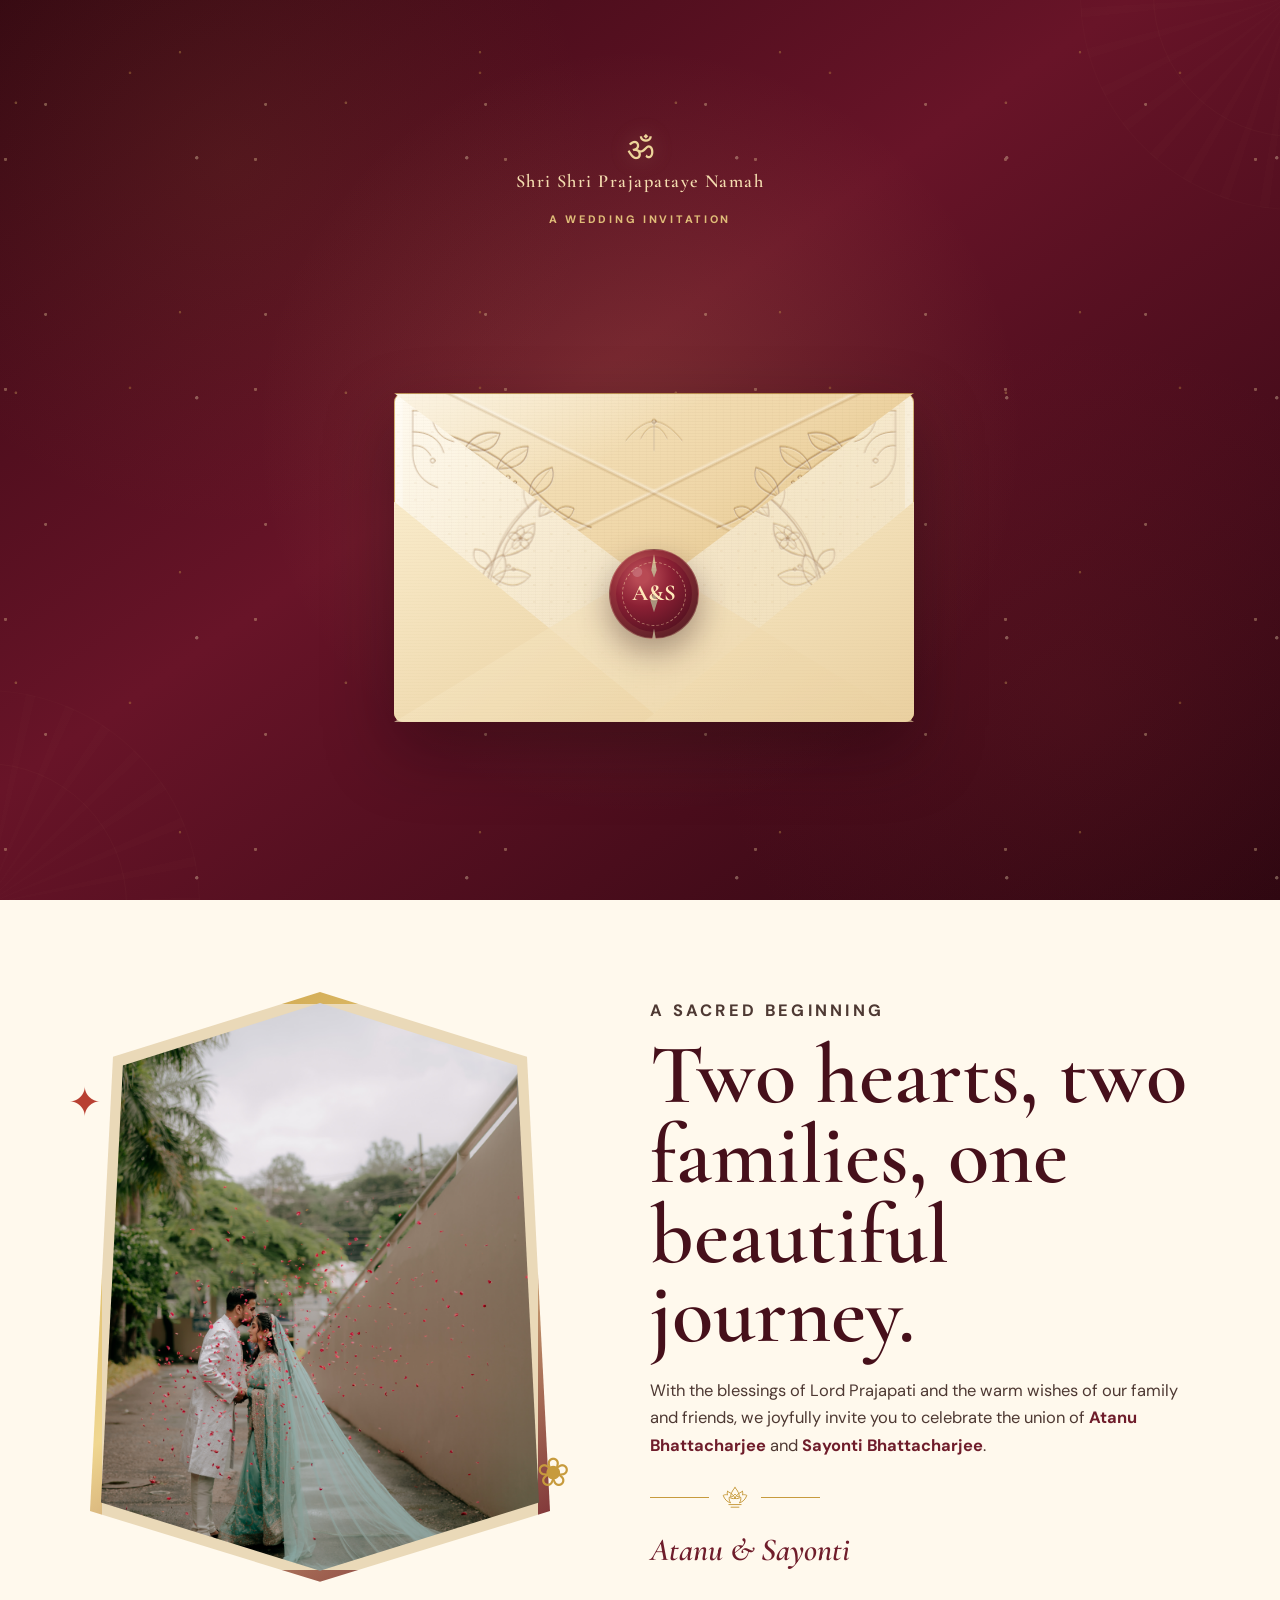
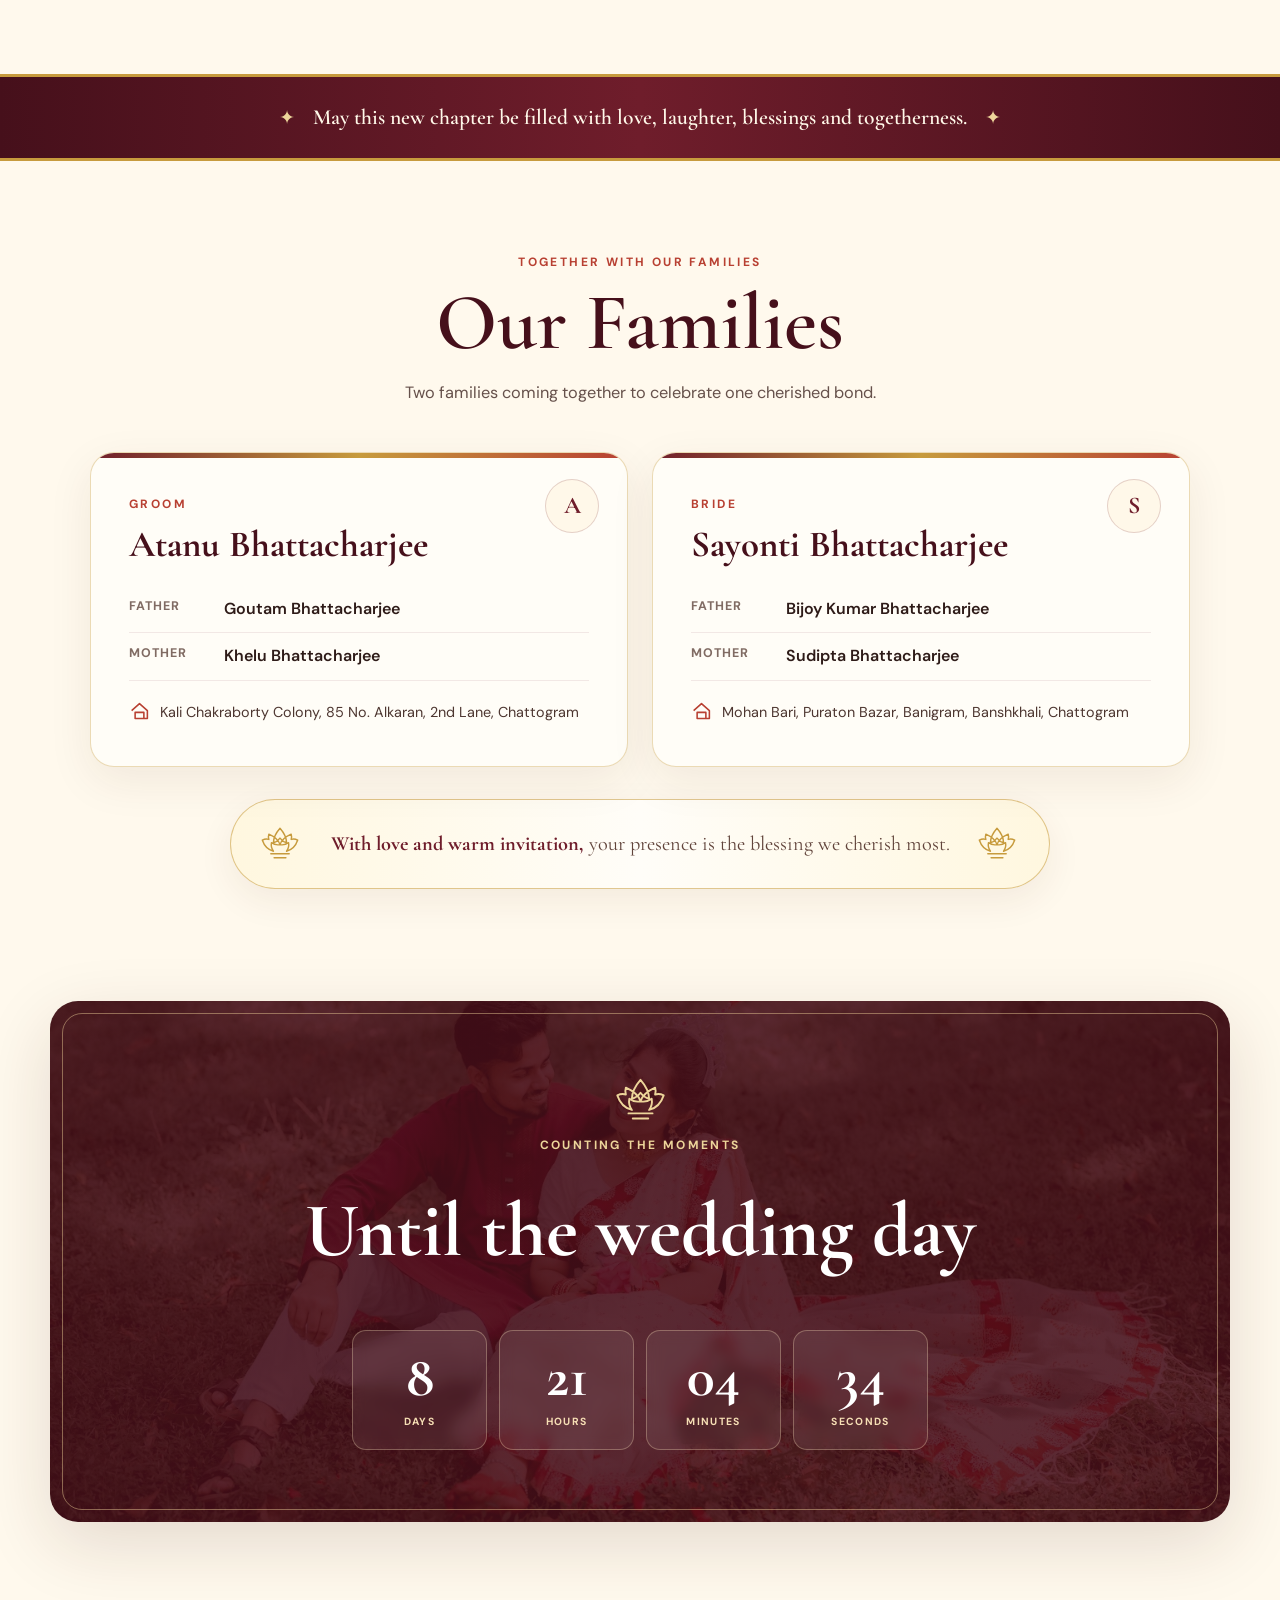
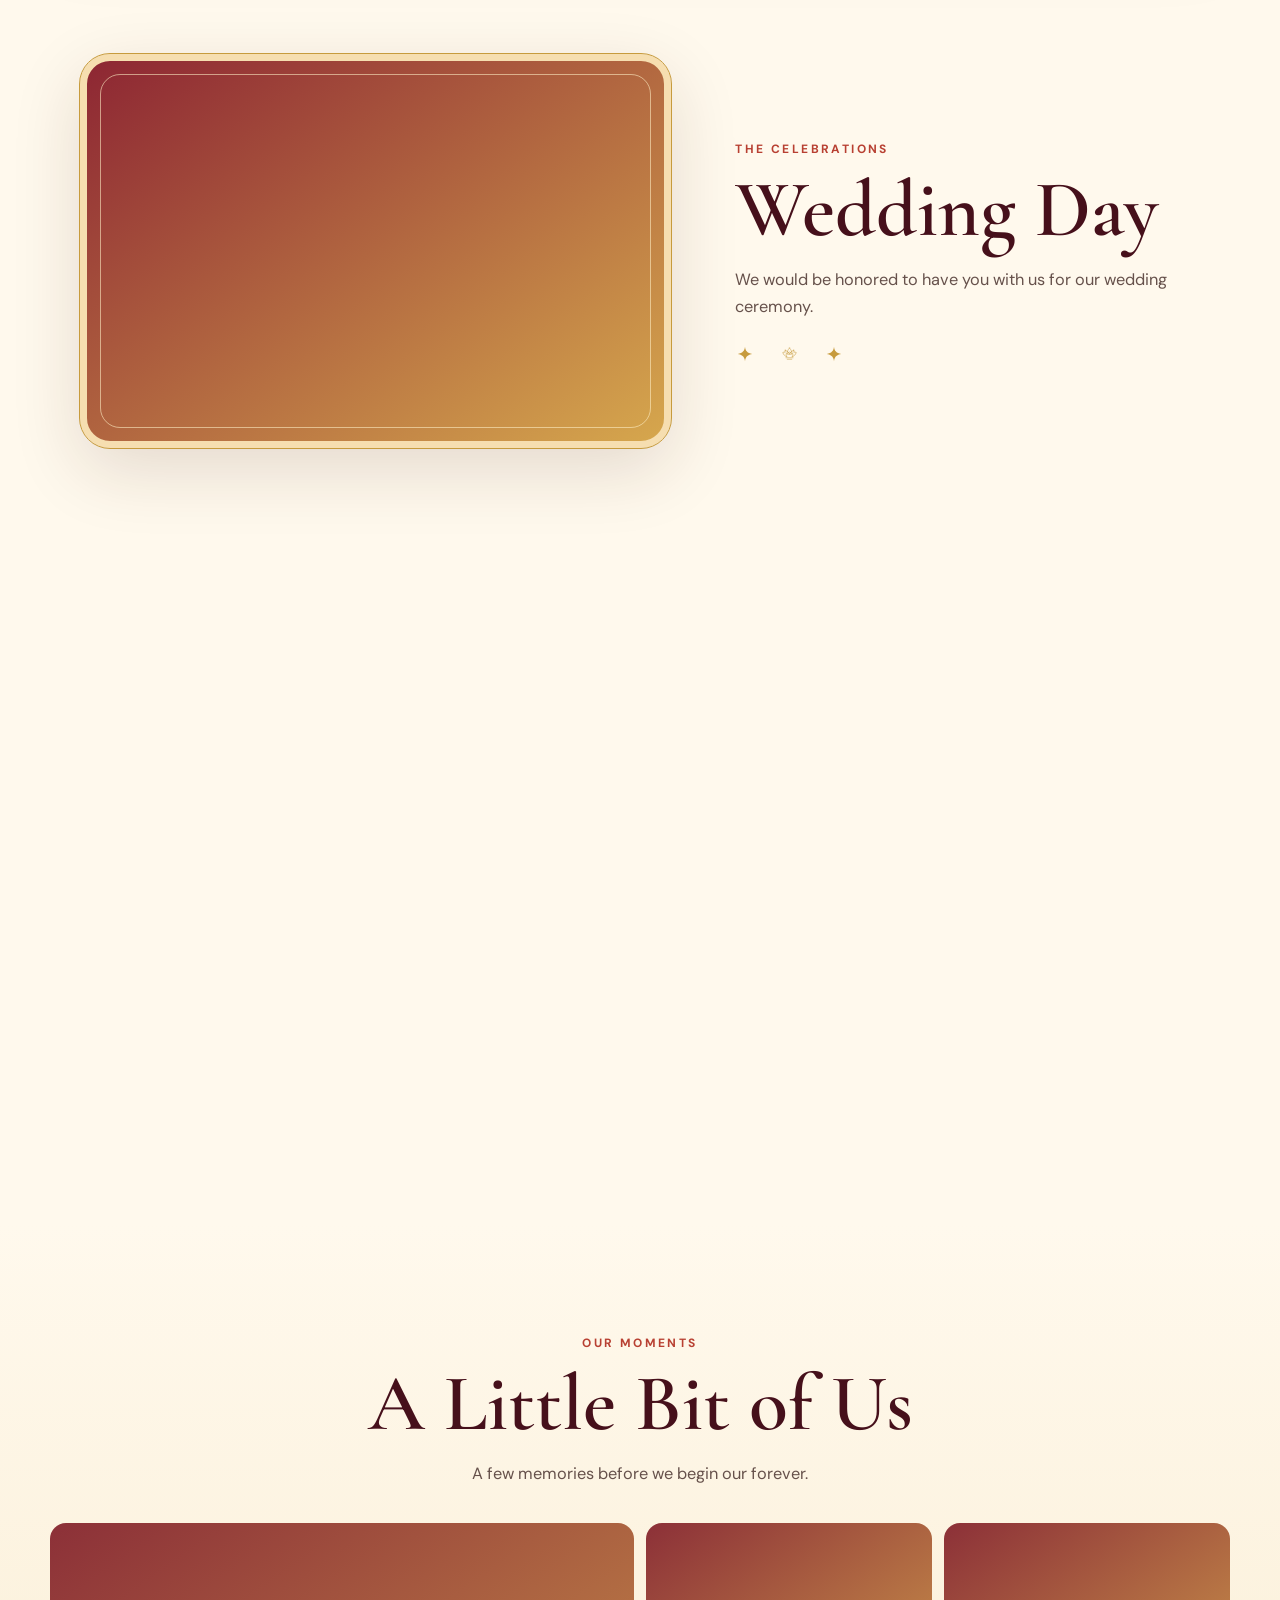
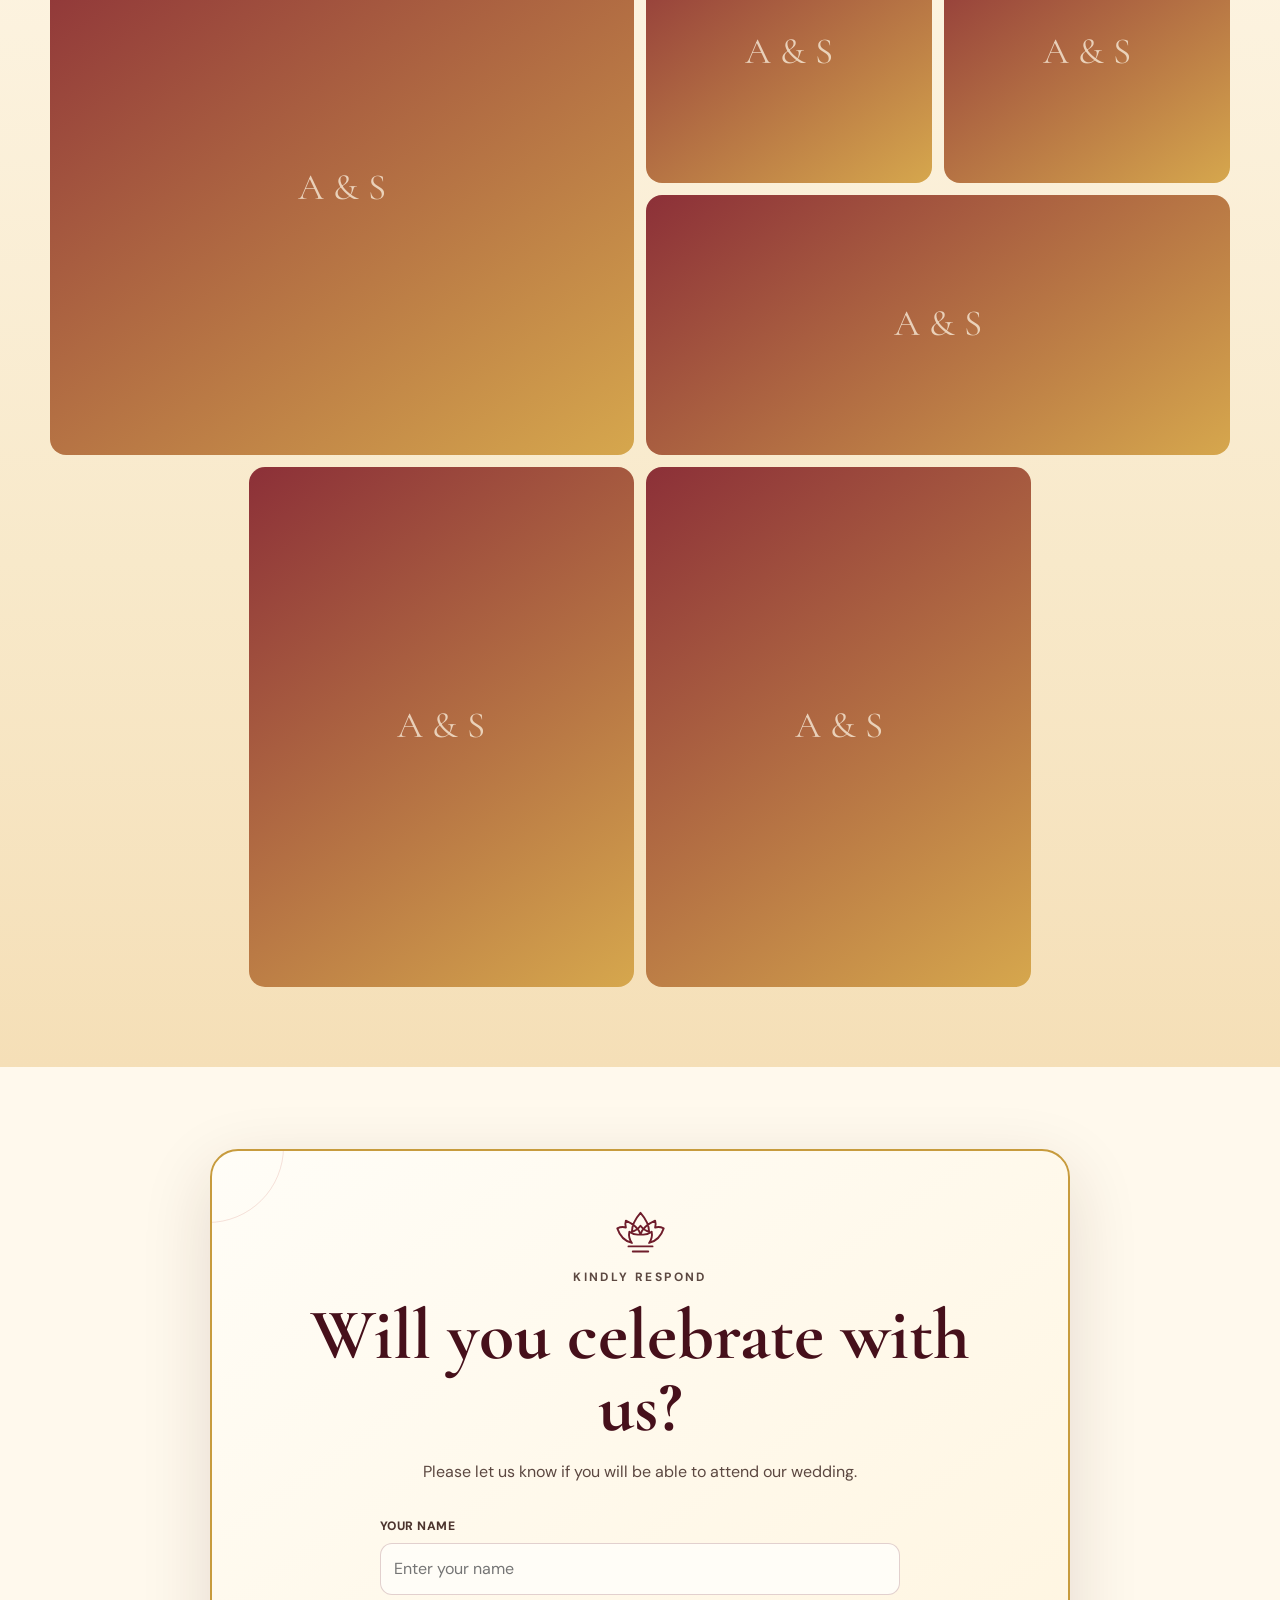
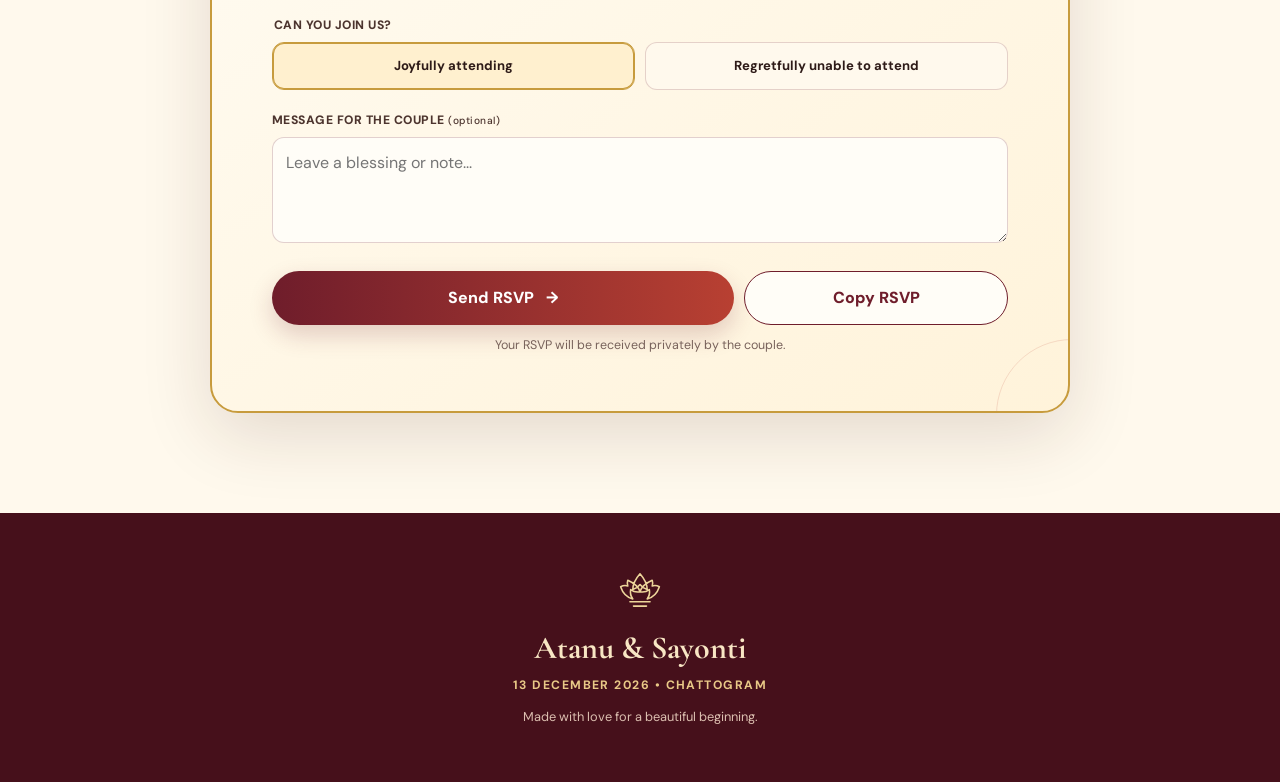
<file: index.html>
<!doctype html>
<html lang="en">
<head>
  <meta charset="utf-8">
  <meta name="viewport" content="width=device-width, initial-scale=1, viewport-fit=cover">
  <meta name="theme-color" content="#6f1d2b">
  <title>Atanu & Sayonti — Wedding Invitation</title>
  <meta name="description" content="You are invited to celebrate the wedding of Atanu Bhattacharjee and Sayonti Bhattacharjee on 13 December 2026 in Chattogram.">
  <meta property="og:type" content="website">
  <meta property="og:title" content="Atanu & Sayonti — Wedding Invitation">
  <meta property="og:description" content="You are invited to celebrate the wedding of Atanu Bhattacharjee and Sayonti Bhattacharjee on 13 December 2026 in Chattogram.">
  <meta property="og:url" content="https://atanu-sayanti-wedding.vercel.app/">
  <meta property="og:image" content="https://atanu-sayanti-wedding.vercel.app/images/share-preview-wedding.png">
  <meta property="og:image:width" content="1200">
  <meta property="og:image:height" content="630">
  <meta property="og:image:alt" content="Wedding invitation for Atanu Bhattacharjee and Sayonti Bhattacharjee">
  <meta name="twitter:card" content="summary_large_image">
  <meta name="twitter:title" content="Atanu & Sayonti — Wedding Invitation">
  <meta name="twitter:description" content="You are invited to celebrate the wedding of Atanu Bhattacharjee and Sayonti Bhattacharjee on 13 December 2026 in Chattogram.">
  <meta name="twitter:image" content="https://atanu-sayanti-wedding.vercel.app/images/share-preview-wedding.png">
  <link rel="preload" as="image" href="/images/optimized/hero-1600.jpg">
  <link rel="preconnect" href="https://fonts.googleapis.com">
  <link rel="preconnect" href="https://fonts.gstatic.com" crossorigin>
  <link href="https://fonts.googleapis.com/css2?family=Cormorant+Garamond:ital,wght@0,500;0,600;0,700;1,600&family=DM+Sans:wght@400;500;600;700&display=swap" rel="stylesheet">
  <link rel="stylesheet" href="/assets/styles.css?v=28">
  <link rel="stylesheet" href="/assets/mobile.css?v=28">
</head>
<body class="locked" data-invite="wedding">
  <div id="app"></div>
  <script src="/assets/config.js"></script>
  <script src="/assets/app.js?v=27"></script>
</body>
</html>
</file>
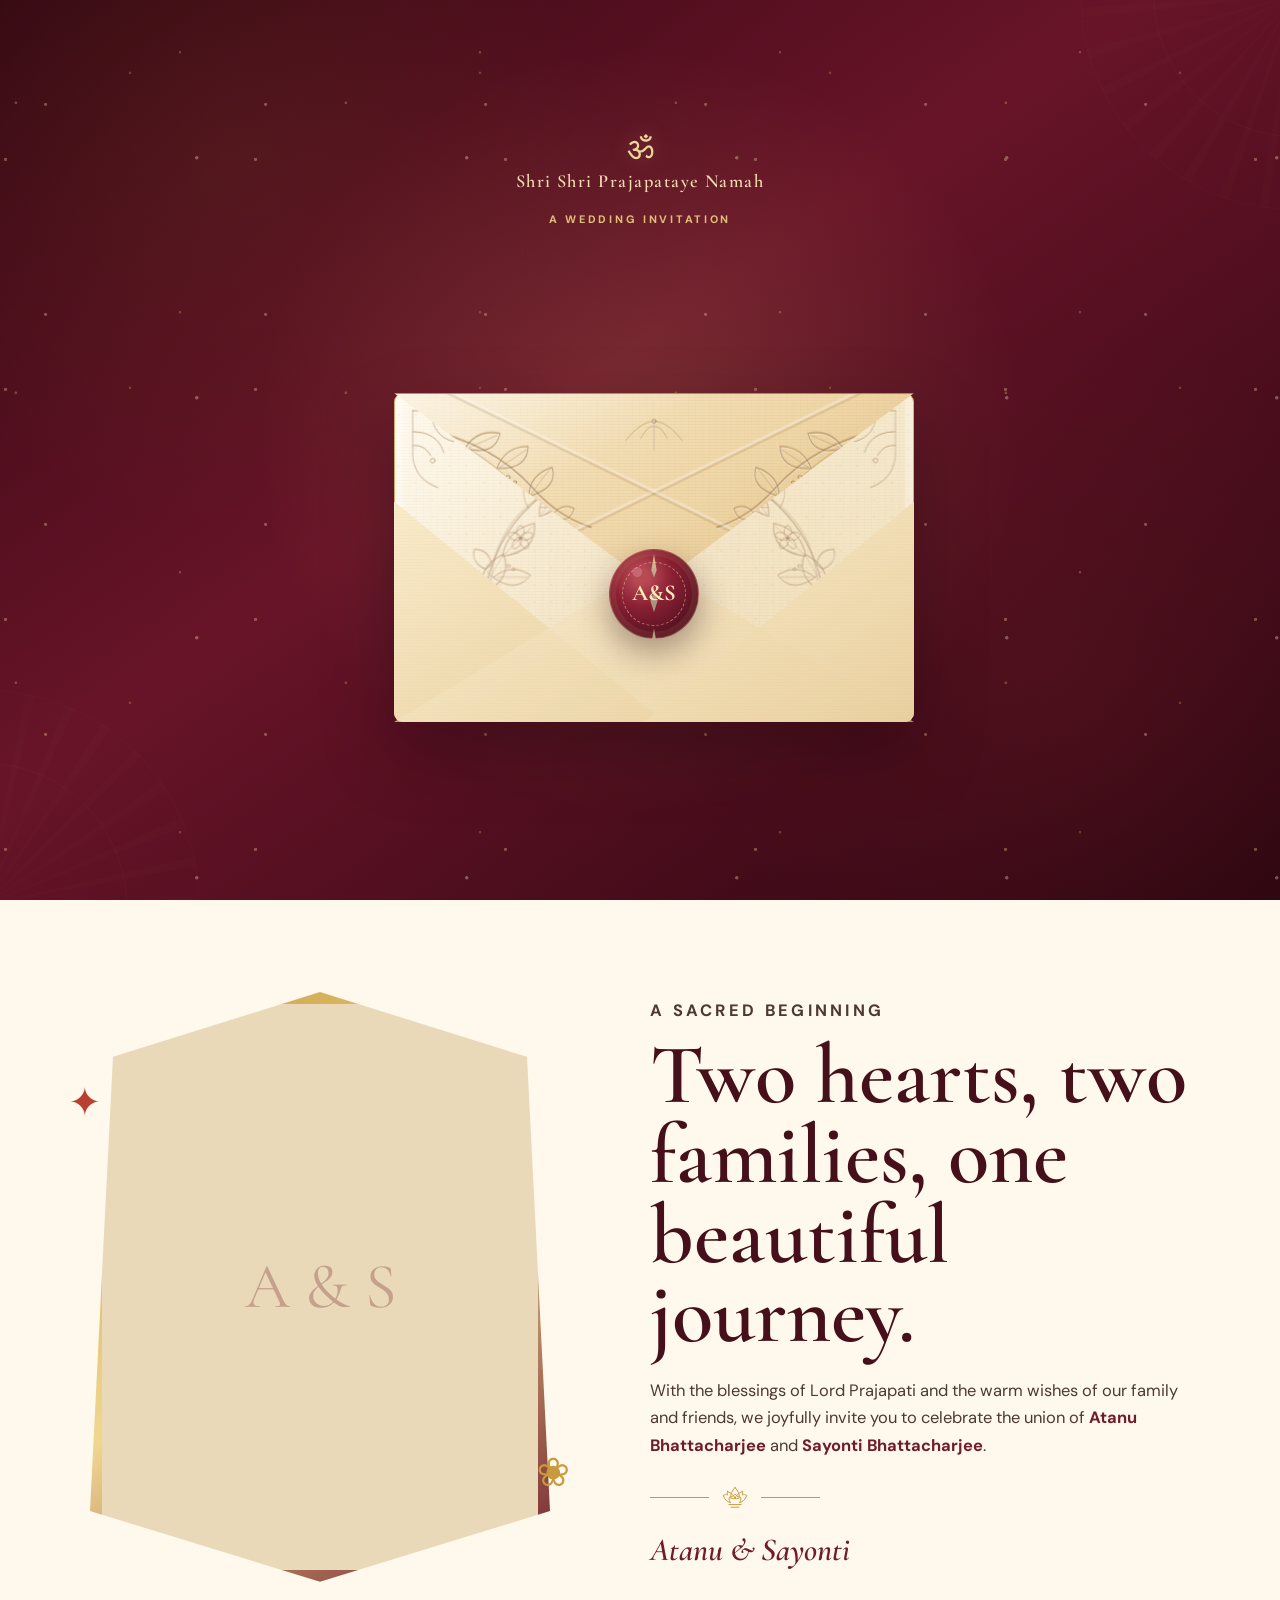
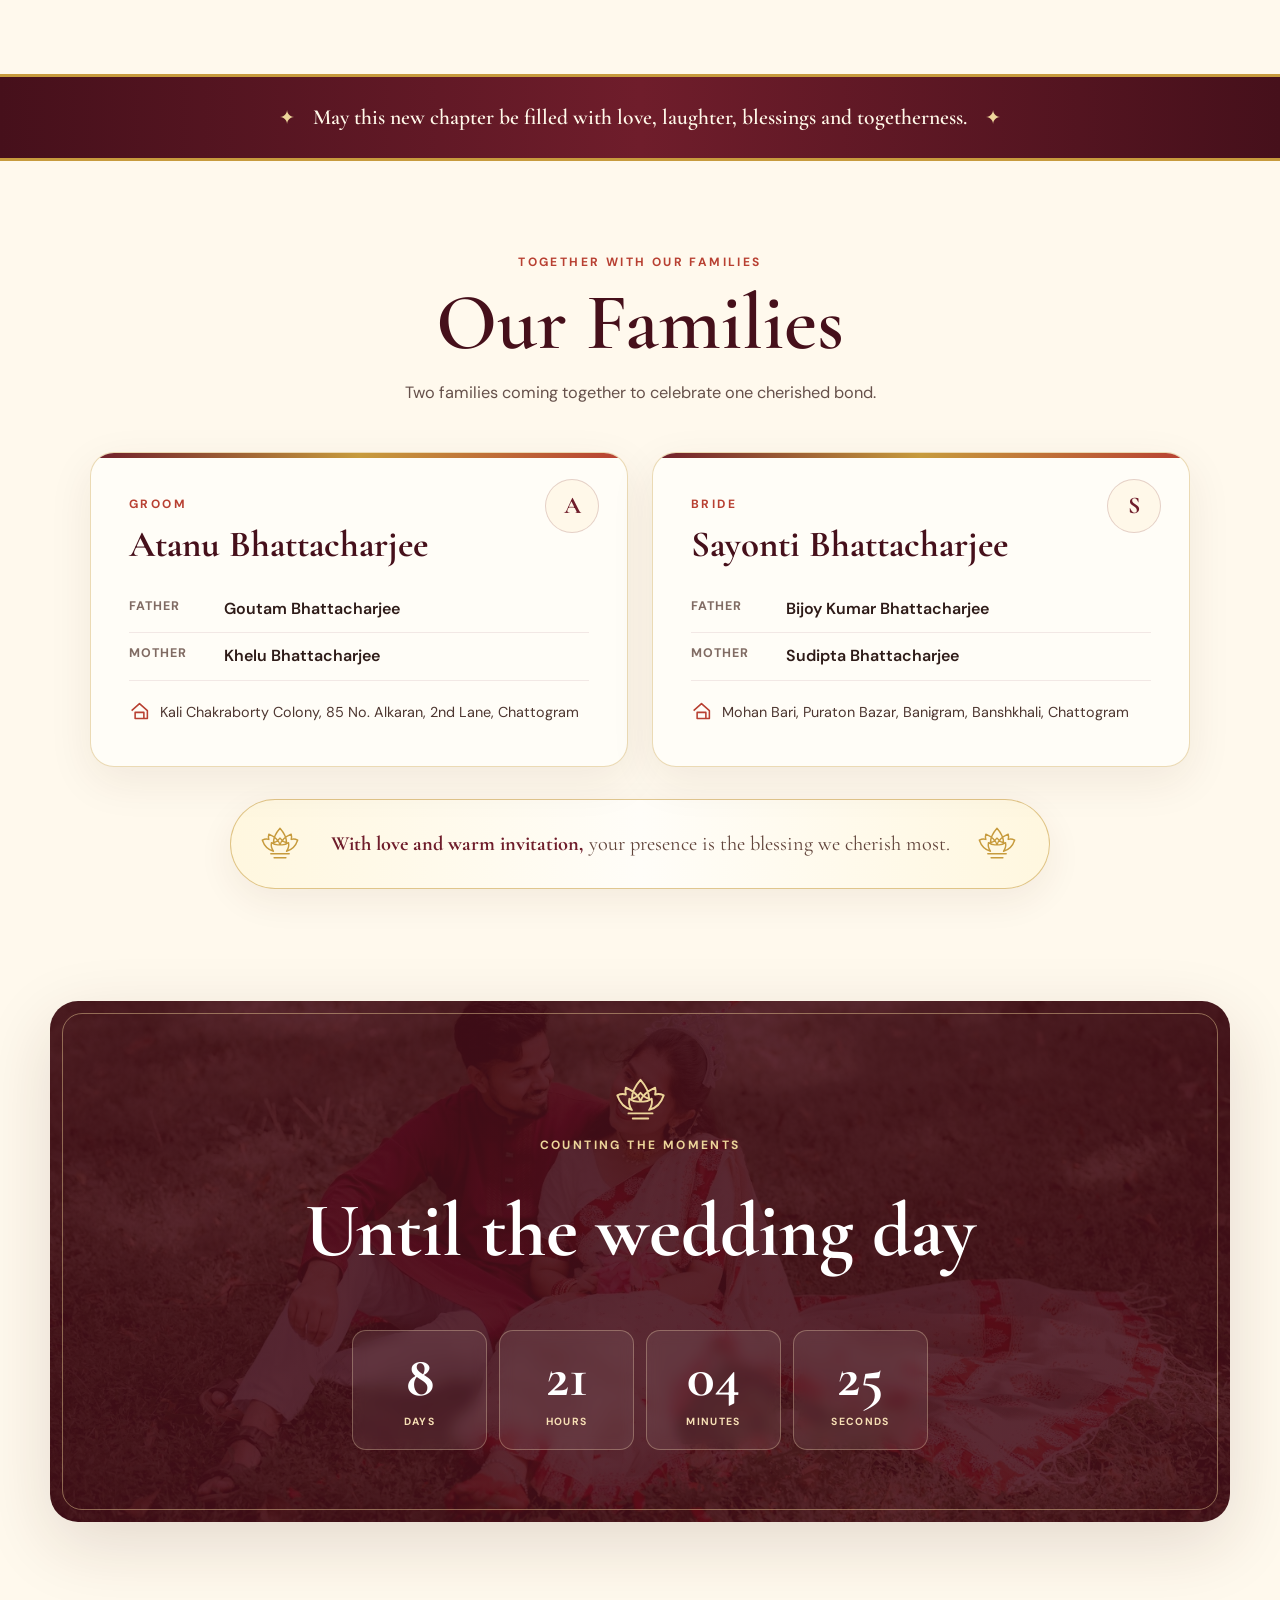
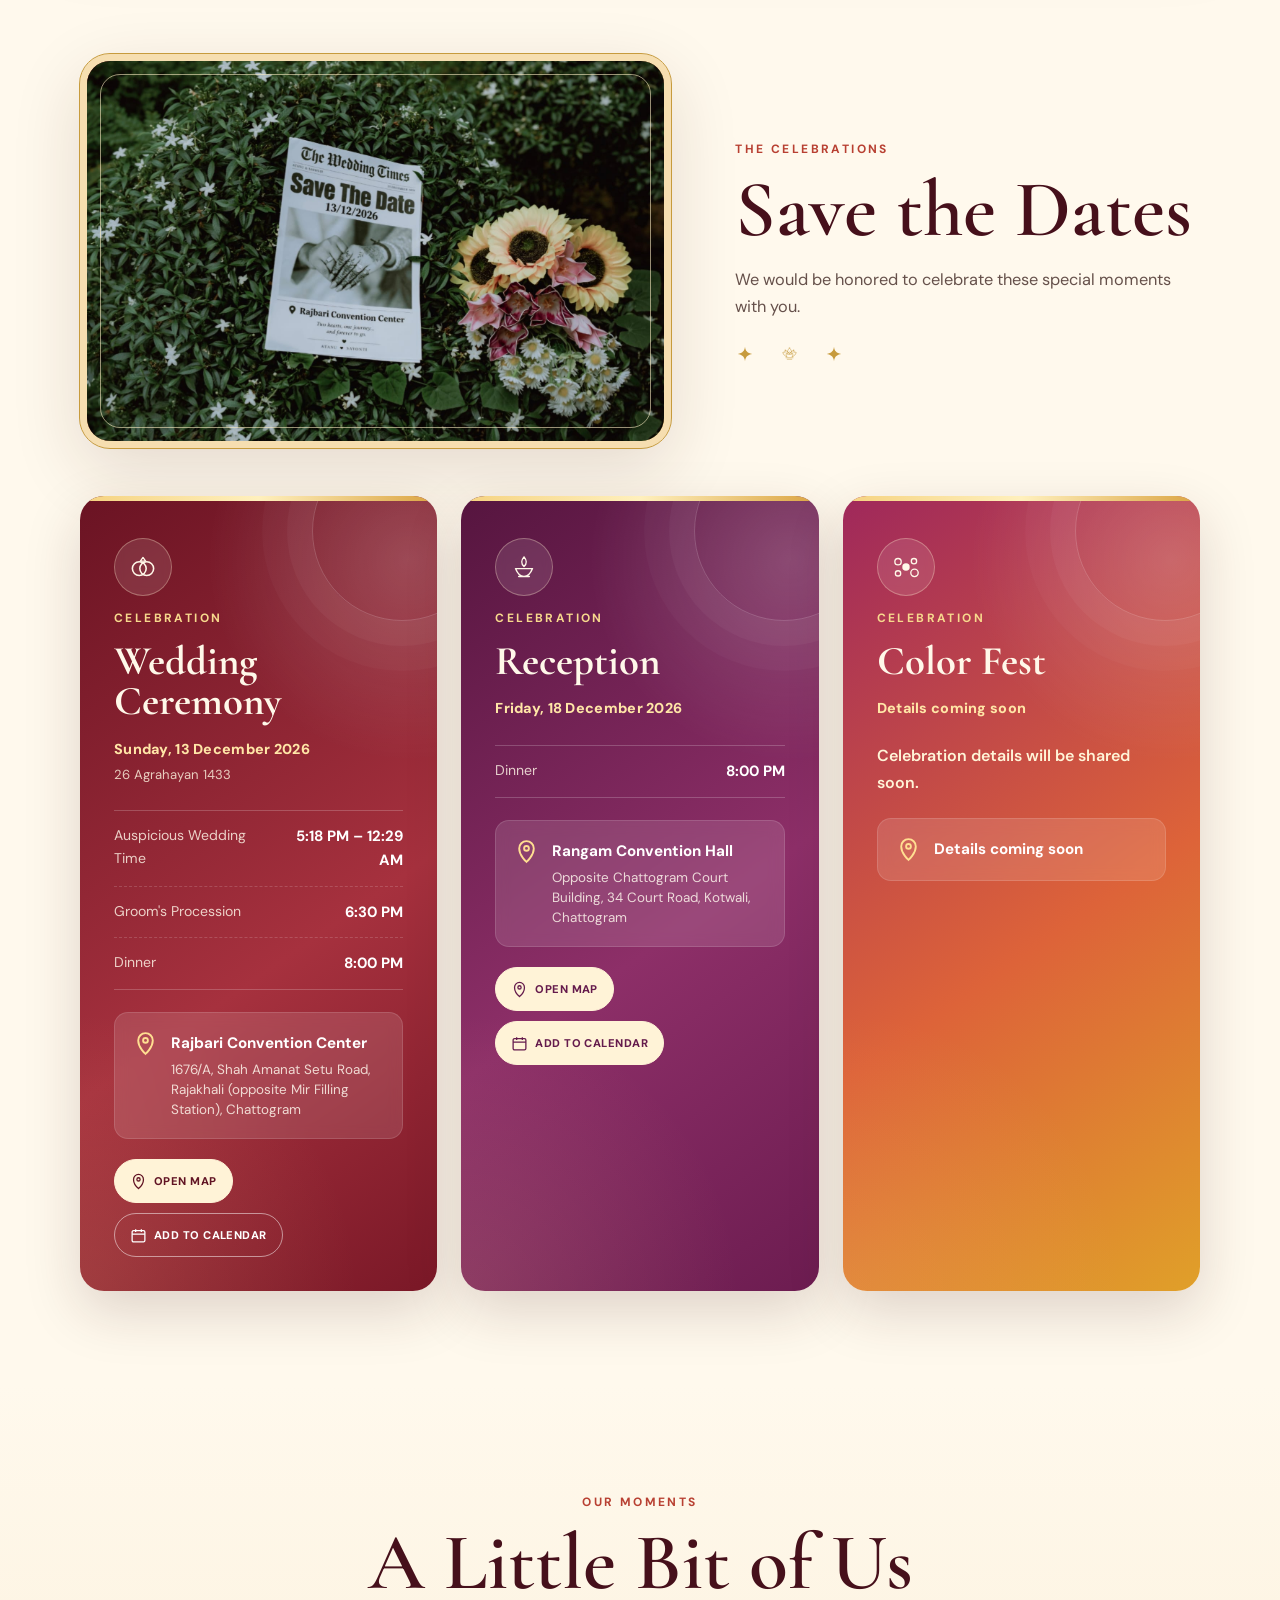
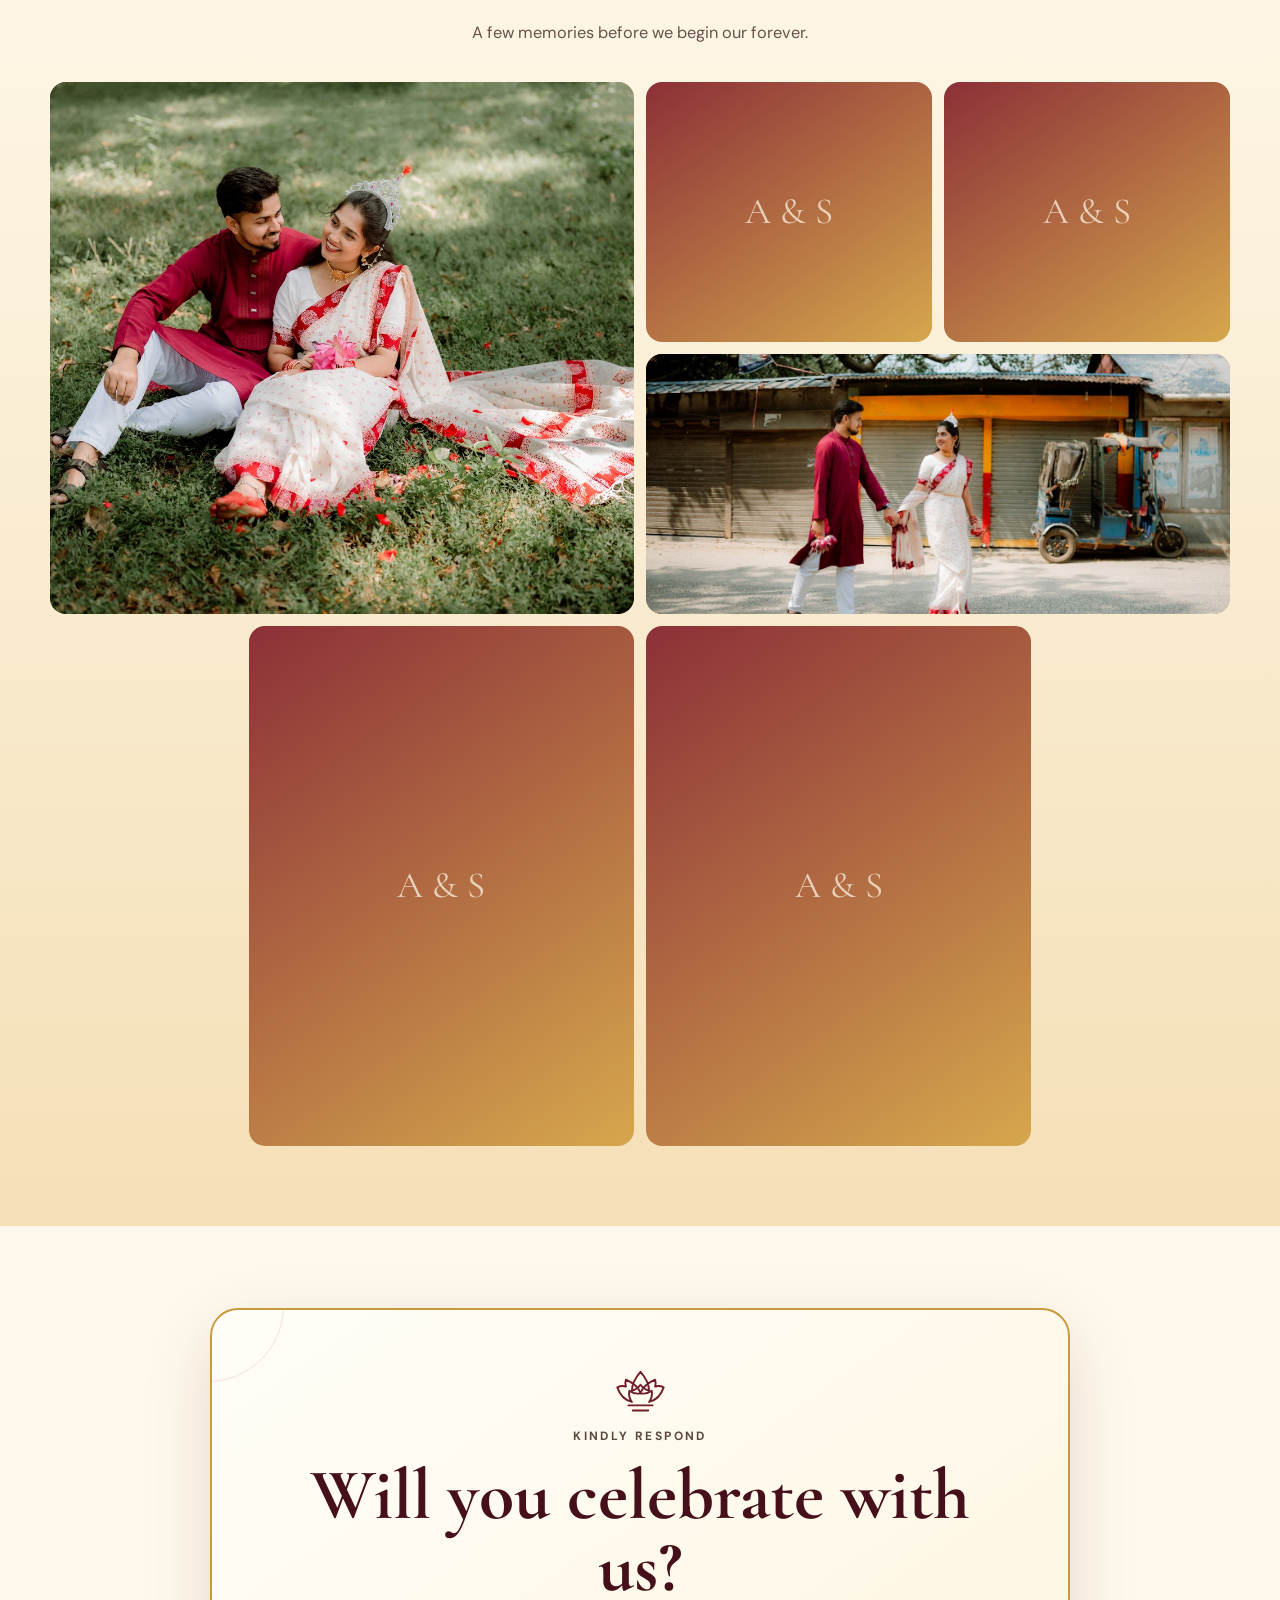
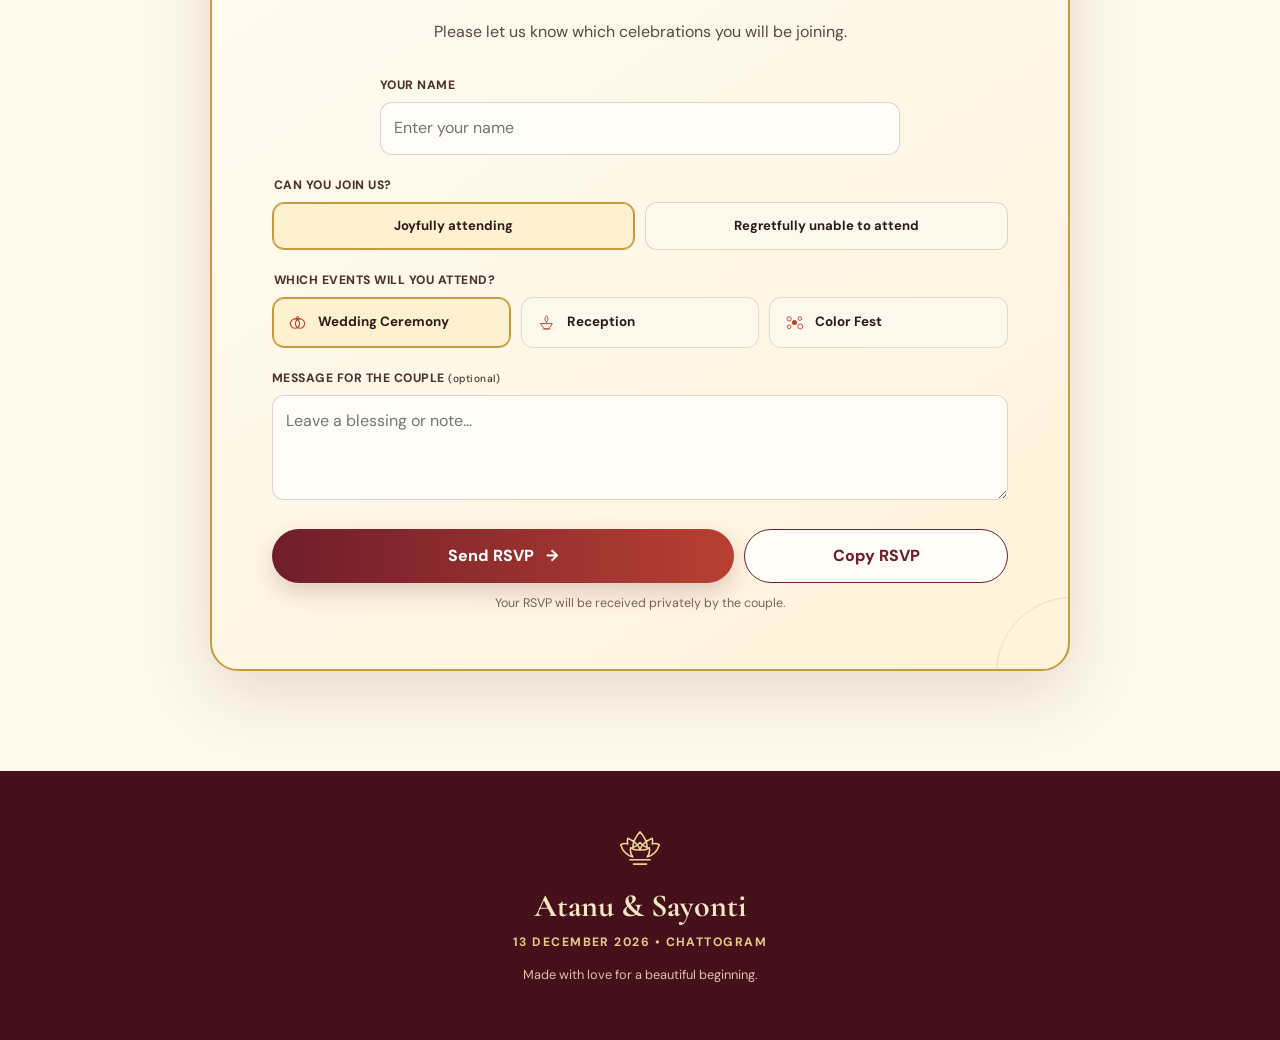
<file: all/index.html>
<!doctype html>
<html lang="en">
<head>
  <meta charset="utf-8">
  <meta name="viewport" content="width=device-width, initial-scale=1, viewport-fit=cover">
  <meta name="theme-color" content="#6f1d2b">
  <title>Atanu & Sayonti — Complete Celebration Invitation</title>
  <meta name="description" content="You are invited to celebrate Atanu & Sayonti's Wedding, Reception and Color Fest.">
  <meta property="og:type" content="website">
  <meta property="og:title" content="Atanu & Sayonti — Complete Celebration Invitation">
  <meta property="og:description" content="You are invited to celebrate Atanu & Sayonti's Wedding, Reception and Color Fest.">
  <meta property="og:url" content="https://atanu-sayanti-wedding.vercel.app/all/">
  <meta property="og:image" content="https://atanu-sayanti-wedding.vercel.app/images/share-preview-all.png">
  <meta property="og:image:width" content="1200">
  <meta property="og:image:height" content="630">
  <meta property="og:image:alt" content="Wedding invitation for Atanu Bhattacharjee and Sayonti Bhattacharjee">
  <meta name="twitter:card" content="summary_large_image">
  <meta name="twitter:title" content="Atanu & Sayonti — Complete Celebration Invitation">
  <meta name="twitter:description" content="You are invited to celebrate Atanu & Sayonti's Wedding, Reception and Color Fest.">
  <meta name="twitter:image" content="https://atanu-sayanti-wedding.vercel.app/images/share-preview-all.png">
  <link rel="preload" as="image" href="/images/optimized/hero-1600.jpg">
  <link rel="preconnect" href="https://fonts.googleapis.com">
  <link rel="preconnect" href="https://fonts.gstatic.com" crossorigin>
  <link href="https://fonts.googleapis.com/css2?family=Cormorant+Garamond:ital,wght@0,500;0,600;0,700;1,600&family=DM+Sans:wght@400;500;600;700&display=swap" rel="stylesheet">
  <link rel="stylesheet" href="/assets/styles.css?v=28">
  <link rel="stylesheet" href="/assets/mobile.css?v=28">
</head>
<body class="locked" data-invite="all">
  <div id="app"></div>
  <script src="/assets/config.js"></script>
  <script src="/assets/app.js?v=27"></script>
</body>
</html>
</file>
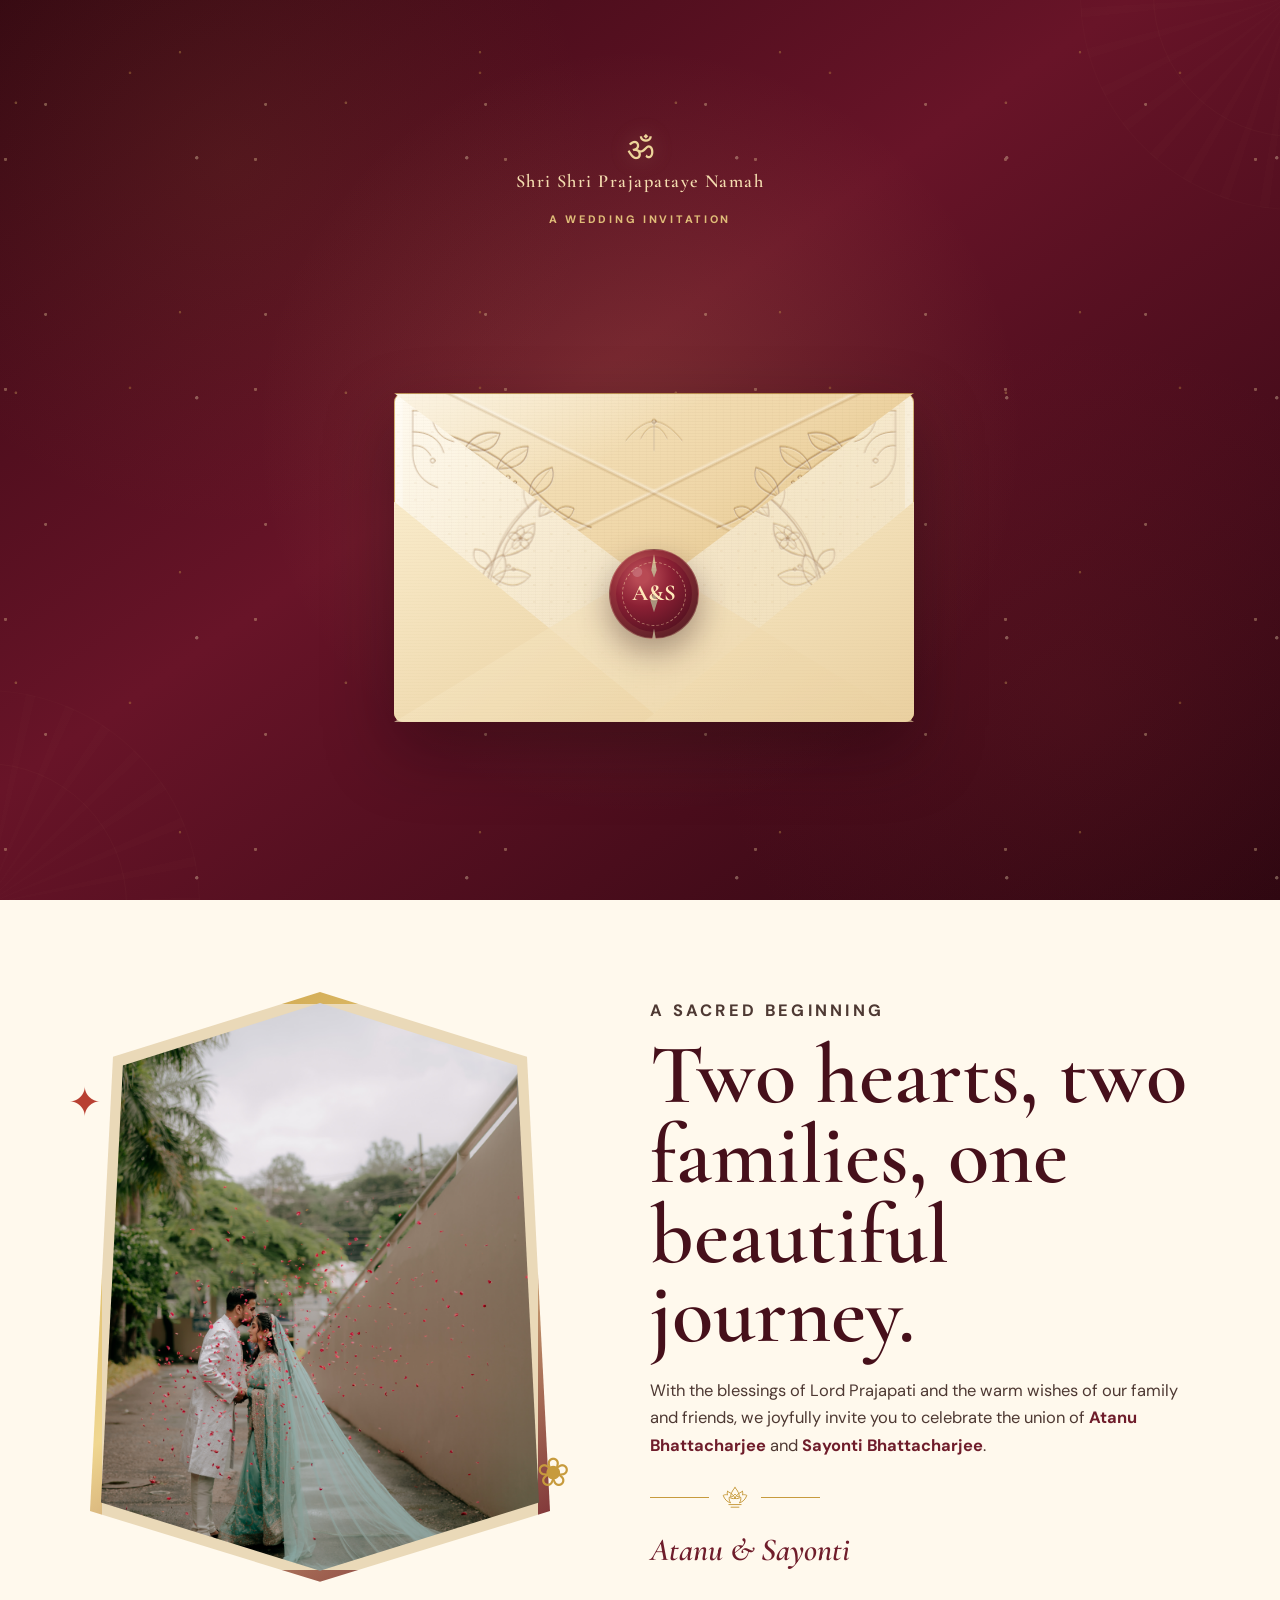
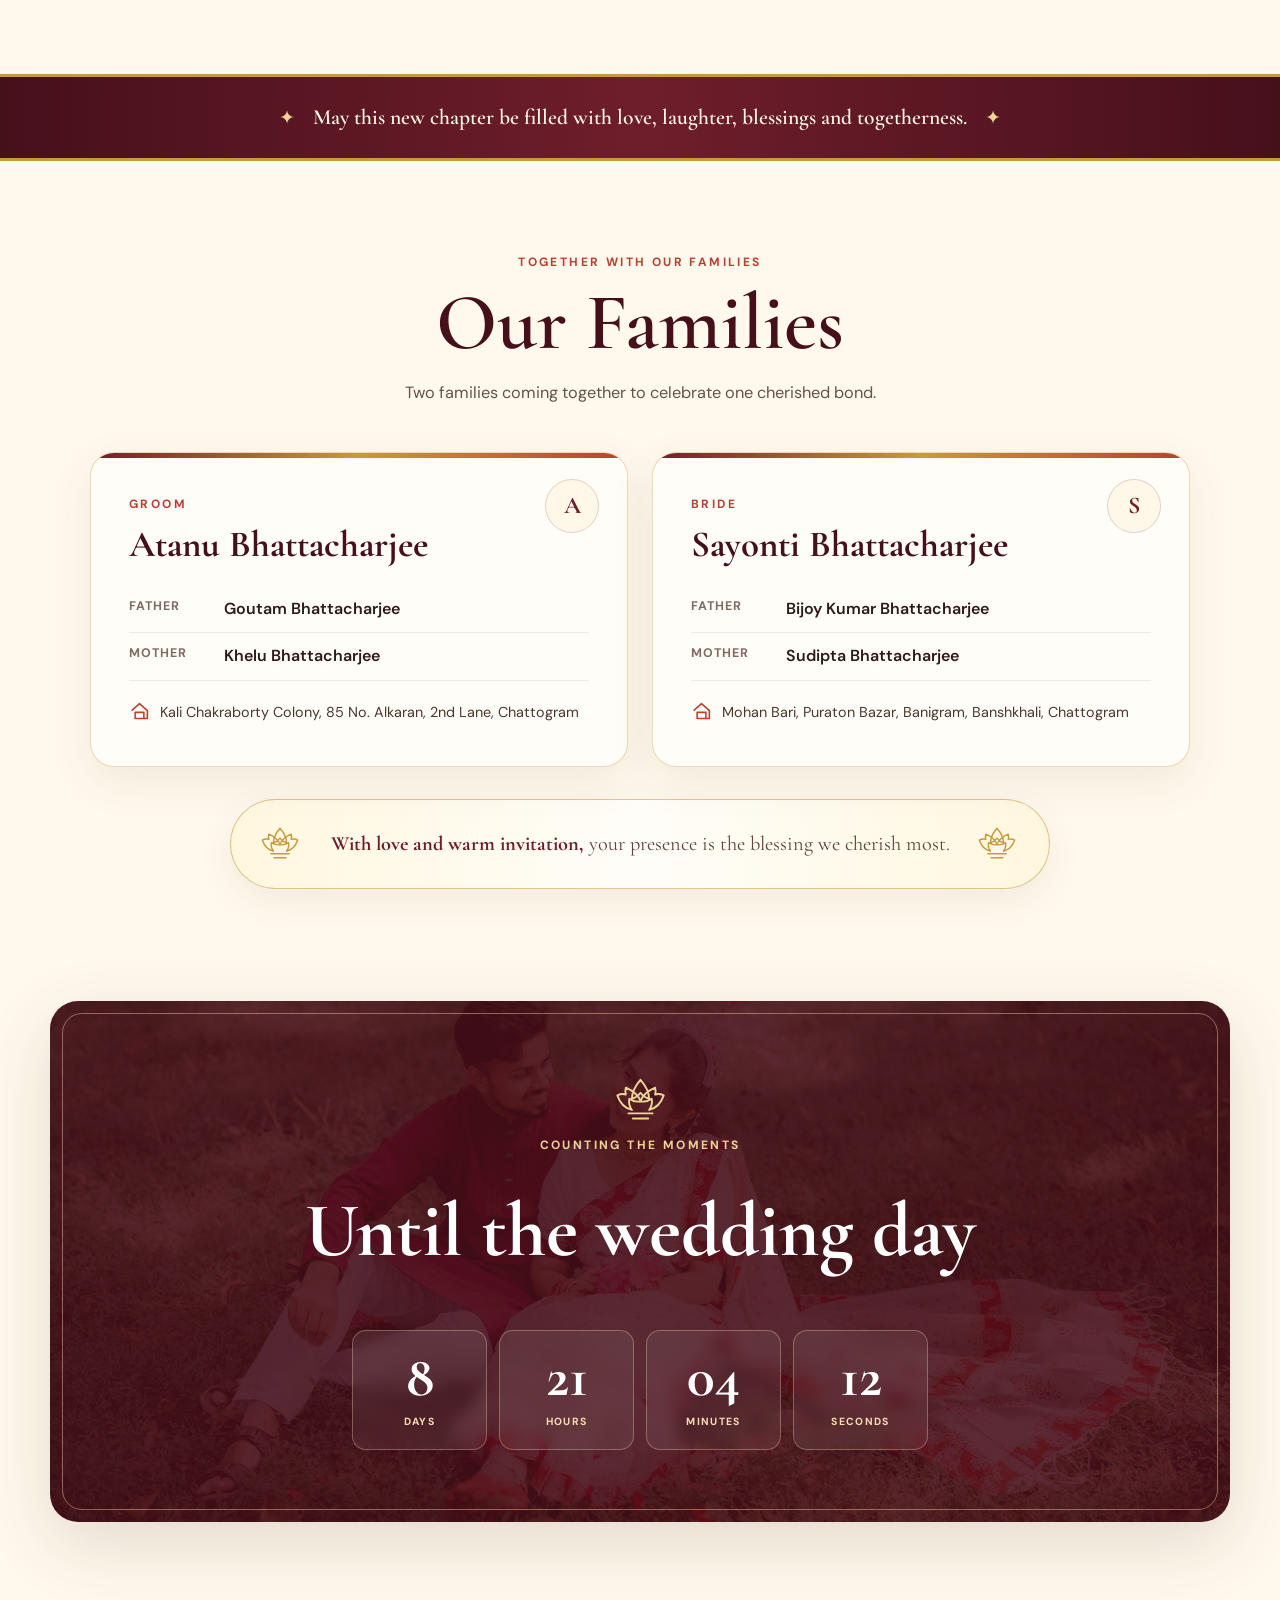
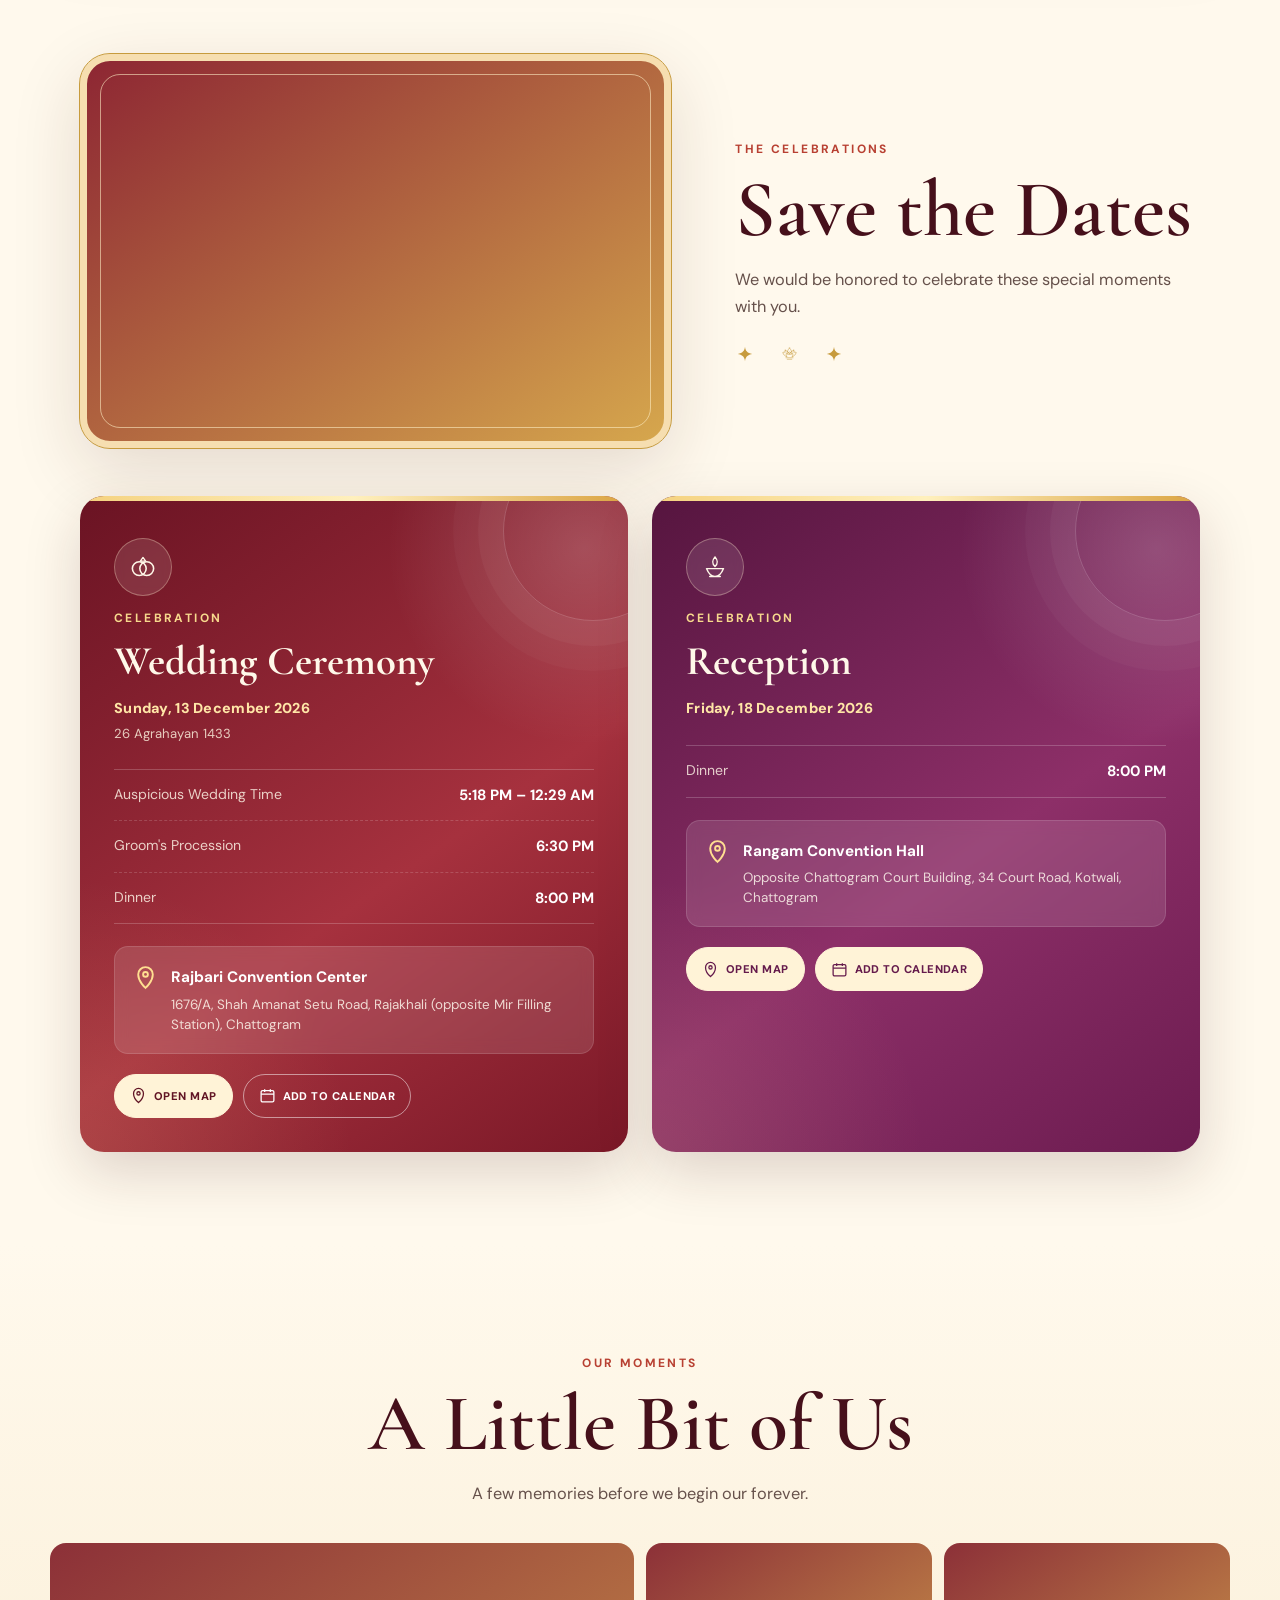
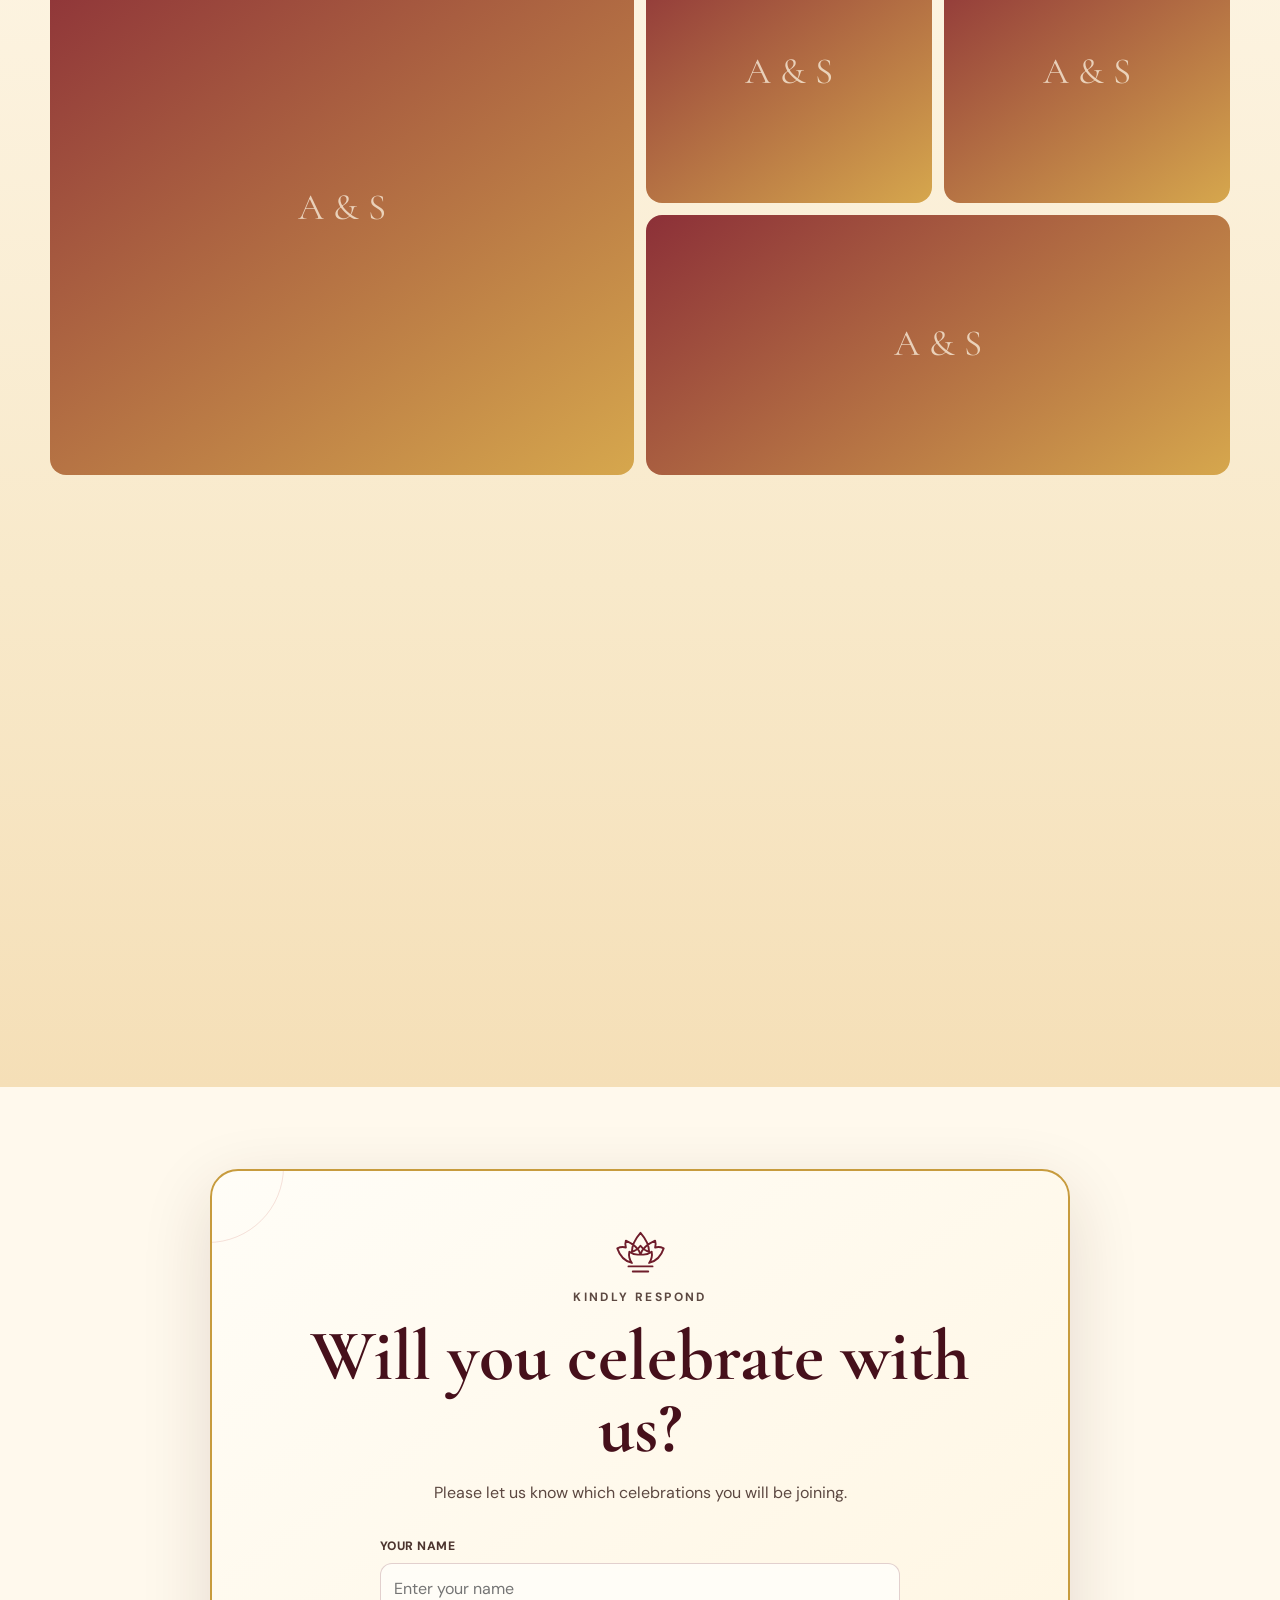
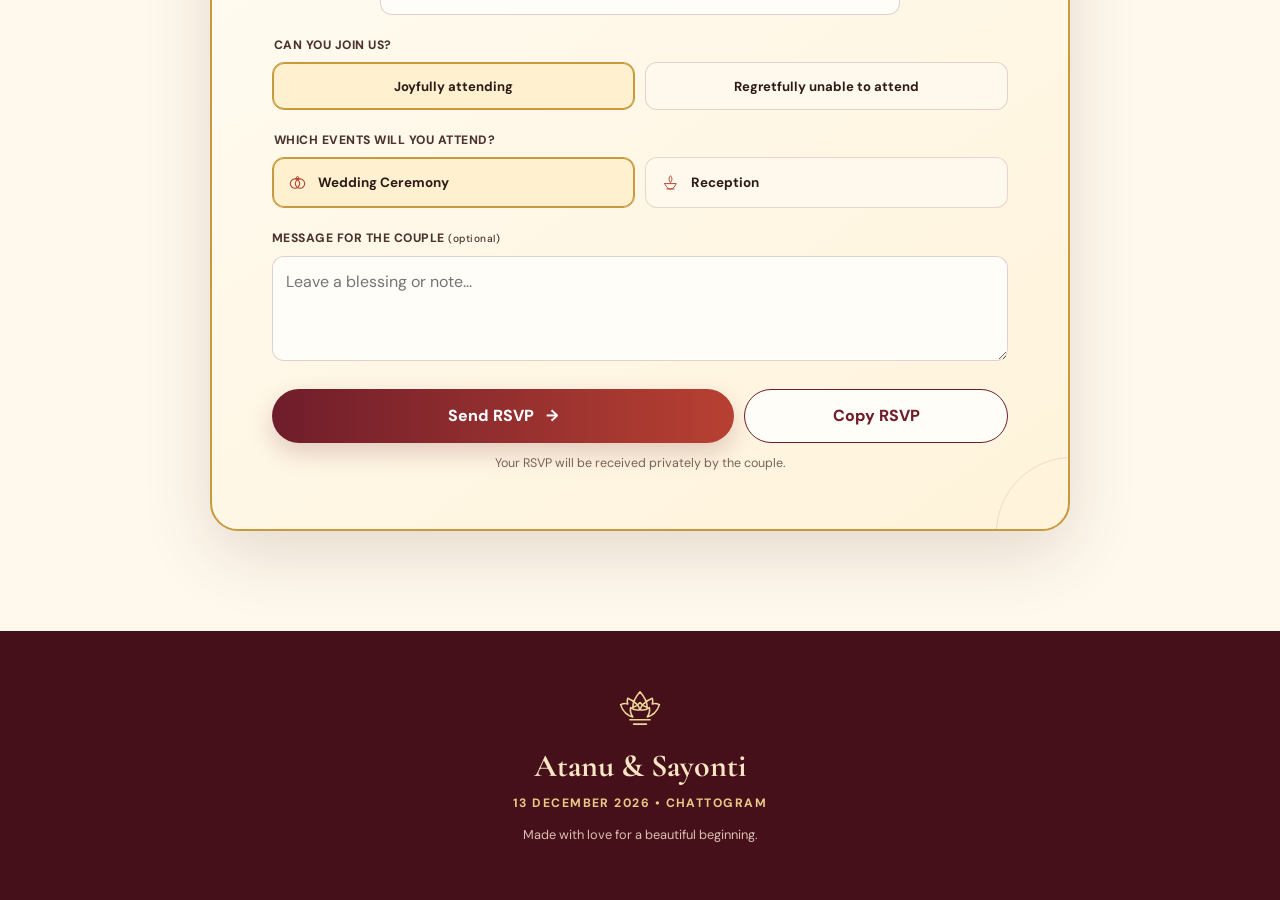
<file: wedding-reception/index.html>
<!doctype html>
<html lang="en">
<head>
  <meta charset="utf-8">
  <meta name="viewport" content="width=device-width, initial-scale=1, viewport-fit=cover">
  <meta name="theme-color" content="#6f1d2b">
  <title>Atanu & Sayonti — Wedding & Reception Invitation</title>
  <meta name="description" content="Join Atanu & Sayonti for their wedding on 13 December 2026 and reception on 18 December 2026.">
  <meta property="og:type" content="website">
  <meta property="og:title" content="Atanu & Sayonti — Wedding & Reception Invitation">
  <meta property="og:description" content="Join Atanu & Sayonti for their wedding on 13 December 2026 and reception on 18 December 2026.">
  <meta property="og:url" content="https://atanu-sayanti-wedding.vercel.app/wedding-reception/">
  <meta property="og:image" content="https://atanu-sayanti-wedding.vercel.app/images/share-preview.png">
  <meta property="og:image:width" content="1200">
  <meta property="og:image:height" content="630">
  <meta property="og:image:alt" content="Wedding invitation for Atanu Bhattacharjee and Sayonti Bhattacharjee">
  <meta name="twitter:card" content="summary_large_image">
  <meta name="twitter:title" content="Atanu & Sayonti — Wedding & Reception Invitation">
  <meta name="twitter:description" content="Join Atanu & Sayonti for their wedding on 13 December 2026 and reception on 18 December 2026.">
  <meta name="twitter:image" content="https://atanu-sayanti-wedding.vercel.app/images/share-preview.png">
  <link rel="preload" as="image" href="/images/optimized/hero-1600.jpg">
  <link rel="preconnect" href="https://fonts.googleapis.com">
  <link rel="preconnect" href="https://fonts.gstatic.com" crossorigin>
  <link href="https://fonts.googleapis.com/css2?family=Cormorant+Garamond:ital,wght@0,500;0,600;0,700;1,600&family=DM+Sans:wght@400;500;600;700&display=swap" rel="stylesheet">
  <link rel="stylesheet" href="/assets/styles.css?v=28">
  <link rel="stylesheet" href="/assets/mobile.css?v=28">
</head>
<body class="locked" data-invite="wedding-reception">
  <div id="app"></div>
  <script src="/assets/config.js"></script>
  <script src="/assets/app.js?v=27"></script>
</body>
</html>
</file>
<file: assets/styles.css>
:root{
  --maroon:#6f1d2b;--maroon-deep:#46101b;--vermilion:#b84032;--saffron:#d48b25;--gold:#c79b3d;--gold-light:#edd59a;
  --ivory:#fff9ed;--paper:#fffdf7;--ink:#2e1b18;--muted:#66514b;--line:rgba(111,29,43,.18);--shadow:0 22px 70px rgba(67,30,22,.14)
}
*{box-sizing:border-box}html{scroll-behavior:smooth}body{margin:0;background:var(--ivory);color:var(--ink);font-family:"DM Sans",system-ui,sans-serif;font-weight:400;line-height:1.65;overflow-x:hidden}body.locked{overflow:hidden}img{display:block;width:100%}button,input,textarea{font:inherit}a{color:inherit}svg{display:block;width:1em;height:1em}
.section{width:min(1100px,calc(100% - 34px));margin:auto;padding:92px 0}.center{text-align:center}.kicker{margin:0 0 .75rem;color:var(--vermilion);font-size:.75rem;font-weight:700;letter-spacing:.2em;text-transform:uppercase}.section-title{margin:0;font-family:"Cormorant Garamond",Georgia,serif;font-size:clamp(3rem,7vw,5rem);font-weight:600;line-height:.95;color:var(--maroon-deep)}.section-lead{max-width:680px;margin:1.2rem auto 0;color:var(--muted);font-size:1.02rem}

/* Opening */
.opening{position:fixed;inset:0;z-index:1000;display:grid;place-content:center;justify-items:center;padding:24px;text-align:center;background:radial-gradient(circle at 50% 38%,rgba(255,255,255,.7),transparent 20rem),radial-gradient(circle at 15% 15%,rgba(212,139,37,.14),transparent 18rem),linear-gradient(145deg,#fff7e3,#f5ddba);transition:opacity .9s ease,visibility .9s ease}.opening:before,.opening:after{content:"";position:absolute;left:0;right:0;height:16px;background:repeating-linear-gradient(90deg,var(--maroon) 0 22px,var(--gold) 22px 34px,var(--vermilion) 34px 48px)}.opening:before{top:0}.opening:after{bottom:0}.opening.opened{opacity:0;visibility:hidden;pointer-events:none}.opening-ornament{width:58px;color:var(--maroon);margin-bottom:4px}.opening-ornament svg{width:100%;height:auto}.sacred-line{margin:.2rem 0 1rem;color:var(--maroon);font-family:"Cormorant Garamond",serif;font-size:1.15rem;font-weight:600;letter-spacing:.06em}.opening-small,.opening-guest{margin:0 0 22px;color:#5f4238;font-size:.74rem;font-weight:700;letter-spacing:.16em;text-transform:uppercase}
.envelope{position:relative;width:min(335px,82vw);aspect-ratio:1.45;border:1px solid rgba(111,29,43,.14);padding:0;cursor:pointer;background:#f6e6c8;box-shadow:0 30px 75px rgba(83,41,25,.2);border-radius:4px;overflow:visible;transition:transform .3s ease}.envelope:hover{transform:translateY(-4px)}.envelope:before,.envelope:after{content:"";position:absolute;inset:0}.envelope:before{z-index:2;clip-path:polygon(0 0,50% 57%,100% 0);background:#e9d0a4;transform-origin:top;transition:transform .9s cubic-bezier(.2,.75,.25,1)}.envelope:after{z-index:1;clip-path:polygon(0 100%,0 0,50% 58%,100% 0,100% 100%);background:linear-gradient(135deg,#fff0d5,#e9ce9f)}.envelope.is-opening:before{transform:rotateX(180deg)}
.seal{position:absolute;z-index:4;left:50%;top:50%;display:grid;place-items:center;width:78px;height:78px;transform:translate(-50%,-50%);border-radius:50%;color:#fff7e8;background:radial-gradient(circle at 35% 30%,#b64b3e,var(--maroon) 72%);box-shadow:0 8px 20px rgba(72,17,28,.32),inset 0 0 0 5px rgba(255,220,155,.24);font-family:"Cormorant Garamond",serif;font-size:1.38rem;font-weight:700;transition:.55s}.seal:before{content:"";position:absolute;inset:8px;border:1px dashed rgba(255,235,199,.55);border-radius:50%}.envelope.is-opening .seal{opacity:0;transform:translate(-50%,-50%) scale(.65)}.opening-names{margin:24px 0 0;font-family:"Cormorant Garamond",serif;font-size:2.15rem;font-weight:600;color:var(--maroon-deep)}.opening-names em{color:var(--gold);font-weight:500}.tap{margin:.35rem 0 0;color:#765e55;font-size:.75rem}

/* Hero */
.hero{position:relative;min-height:100svh;display:grid;place-items:center;overflow:hidden;color:#fff;background:var(--maroon-deep)}.hero-bg{position:absolute;inset:0;background:var(--maroon-deep) url("/images/hero.jpg") center 38%/cover no-repeat;transform:scale(1.025)}.hero:after{content:"";position:absolute;inset:0;background:linear-gradient(to bottom,rgba(49,10,17,.62),rgba(55,18,20,.22) 36%,rgba(48,9,15,.76))}.hero-pattern{position:absolute;z-index:1;inset:0;opacity:.18;background:radial-gradient(circle at 50% 50%,transparent 0 34px,rgba(255,218,143,.42) 35px 36px,transparent 37px),radial-gradient(circle at 50% 50%,transparent 0 65px,rgba(255,218,143,.2) 66px 67px,transparent 68px);background-size:180px 180px}
.nav{position:absolute;z-index:10;top:0;left:0;right:0;display:flex;justify-content:space-between;align-items:center;width:min(1180px,calc(100% - 36px));margin:auto;padding:24px 0;border-bottom:1px solid rgba(255,255,255,.18)}.nav-mark{font-family:"Cormorant Garamond",serif;font-size:1.65rem;font-weight:700;text-decoration:none}.nav-links{display:flex;gap:23px}.nav-links a{font-size:.72rem;font-weight:700;letter-spacing:.09em;text-decoration:none;text-transform:uppercase}.hero-content{position:relative;z-index:3;width:min(950px,calc(100% - 36px));padding-top:80px;text-align:center}.hero-lotus{width:65px;margin:0 auto 18px;color:var(--gold-light)}.hero-lotus svg{width:100%;height:auto}.hero-kicker{margin:0 0 20px;font-size:.75rem;font-weight:700;letter-spacing:.22em;text-transform:uppercase}.hero h1{margin:0;font-family:"Cormorant Garamond",Georgia,serif;font-size:clamp(4.5rem,15vw,9.5rem);font-weight:600;line-height:.76;text-shadow:0 8px 35px rgba(0,0,0,.25)}.hero h1 span{position:relative;display:block;margin:.14em 0 .08em;color:var(--gold-light);font-size:.42em;font-style:italic;font-weight:500}.hero-rule{display:flex;align-items:center;justify-content:center;gap:14px;margin-top:35px}.hero-rule i{width:55px;height:1px;background:rgba(255,229,179,.7)}.hero-rule b{font-size:.82rem;letter-spacing:.2em}.guest-ribbon{display:inline-block;margin-top:28px;padding:10px 17px;border:1px solid rgba(255,226,170,.45);border-radius:999px;background:rgba(70,16,27,.42);backdrop-filter:blur(8px);font-size:.85rem}.scroll-cue{position:absolute;z-index:4;bottom:26px;left:50%;transform:translateX(-50%);color:#fff;text-decoration:none;font-size:.65rem;font-weight:700;letter-spacing:.16em;text-transform:uppercase;white-space:nowrap}.scroll-cue span{color:var(--gold-light)}

/* Intro */
.intro-section{display:grid;grid-template-columns:.92fr 1.08fr;gap:clamp(45px,8vw,100px);align-items:center}.intro-photo{position:relative;max-width:460px;margin:auto}.photo-frame{position:relative;aspect-ratio:.78;padding:11px;background:linear-gradient(145deg,var(--gold),#f0d790,var(--maroon));clip-path:polygon(50% 0,95% 11%,100% 88%,50% 100%,0 88%,5% 11%);filter:drop-shadow(0 24px 32px rgba(81,40,28,.15))}.photo-frame:before{content:"A & S";position:absolute;inset:12px;display:grid;place-items:center;background:#ead9b8;color:rgba(111,29,43,.3);font-family:"Cormorant Garamond",serif;font-size:4rem}.photo-frame img{position:relative;height:100%;object-fit:cover;clip-path:polygon(50% 0,95% 11%,100% 88%,50% 100%,0 88%,5% 11%)}.photo-flower{position:absolute;color:var(--vermilion);font-size:2.5rem}.flower-one{left:-22px;top:13%}.flower-two{right:-20px;bottom:13%;color:var(--gold)}.intro-copy h2{margin:0 0 22px;color:var(--maroon-deep);font-family:"Cormorant Garamond",serif;font-size:clamp(3rem,7vw,5.3rem);font-weight:600;line-height:.94}.intro-copy p{color:#4e3933;font-size:1.03rem}.intro-copy strong{color:var(--maroon);font-weight:700}.signature{margin:0;color:var(--maroon)!important;font-family:"Cormorant Garamond",serif;font-size:2rem!important;font-style:italic;font-weight:600}.mini-ornament{display:flex;align-items:center;gap:12px;width:170px;margin:25px 0 12px;color:var(--gold)}.mini-ornament span{flex:1;height:1px;background:var(--gold)}.mini-ornament svg{width:28px;height:28px}

/* Blessing band */
.blessing-band{padding:23px 20px;color:#fff8e9;background:linear-gradient(90deg,var(--maroon-deep),var(--maroon),var(--maroon-deep));border-top:3px solid var(--gold);border-bottom:3px solid var(--gold)}.blessing-inner{display:flex;align-items:center;justify-content:center;gap:18px;max-width:950px;margin:auto;text-align:center}.blessing-inner span{color:var(--gold-light);font-size:1.2rem}.blessing-inner p{margin:0;font-family:"Cormorant Garamond",serif;font-size:1.35rem;font-weight:600}

/* Families */
.family-grid{display:grid;grid-template-columns:1fr 1fr;gap:24px;margin-top:45px}.family-card{position:relative;padding:42px 38px;text-align:left;background:var(--paper);border:1px solid rgba(199,155,61,.36);border-radius:24px;box-shadow:0 14px 45px rgba(74,35,25,.08);overflow:hidden}.family-card:before{content:"";position:absolute;top:0;left:0;right:0;height:5px;background:linear-gradient(90deg,var(--maroon),var(--gold),var(--vermilion))}.family-symbol{position:absolute;right:28px;top:26px;width:54px;height:54px;display:grid;place-items:center;border:1px solid rgba(111,29,43,.18);border-radius:50%;color:var(--maroon);background:#fff8e9;font-family:"Cormorant Garamond",serif;font-size:1.5rem;font-weight:700}.family-card h3{margin:0 0 22px;color:var(--maroon-deep);font-family:"Cormorant Garamond",serif;font-size:2.3rem;line-height:1}.family-card dl{margin:0}.family-card dl div{display:grid;grid-template-columns:80px 1fr;gap:15px;padding:10px 0;border-bottom:1px solid rgba(111,29,43,.09)}.family-card dt{color:#806b63;font-size:.78rem;font-weight:700;text-transform:uppercase;letter-spacing:.08em}.family-card dd{margin:0;color:var(--ink);font-weight:600}.family-address{display:flex;gap:10px;margin-top:20px;color:#4d3630;font-size:.9rem}.family-address svg{flex:0 0 21px;width:21px;height:21px;color:var(--vermilion)}
.host-card{position:relative;max-width:850px;margin:30px auto 0;padding:40px 34px 34px;background:linear-gradient(145deg,#fff9e9,#fffdf8);border:2px solid var(--gold);border-radius:22px;box-shadow:var(--shadow);overflow:hidden}.host-card:before,.host-card:after{content:"❦";position:absolute;color:rgba(184,64,50,.12);font-family:Georgia,serif;font-size:8rem}.host-card:before{left:-15px;bottom:-65px}.host-card:after{right:-15px;top:-65px;transform:rotate(180deg)}.host-icon{width:55px;margin:0 auto 8px;color:var(--maroon)}.host-icon svg{width:100%;height:auto}.host-card h3{position:relative;margin:0;color:var(--maroon-deep);font-family:"Cormorant Garamond",serif;font-size:2rem}.host-list{position:relative;display:grid;grid-template-columns:repeat(3,1fr);gap:10px;margin-top:25px}.host-person{padding:15px 10px;border-right:1px solid rgba(111,29,43,.12)}.host-person:last-child{border-right:0}.host-person strong{display:block;color:var(--maroon);font-family:"Cormorant Garamond",serif;font-size:1.25rem}.host-person span{color:#735e57;font-size:.78rem;font-weight:600}

/* Countdown */
.countdown-section{position:relative;width:min(1180px,calc(100% - 24px));margin:20px auto 40px;padding:72px 24px;color:#fff;background:linear-gradient(rgba(69,14,25,.88),rgba(69,14,25,.88)),url("/images/pic-1.jpg") center/cover;border-radius:28px;box-shadow:var(--shadow);text-align:center;overflow:hidden}.countdown-section:before{content:"";position:absolute;inset:12px;border:1px solid rgba(239,211,154,.45);border-radius:20px;pointer-events:none}.countdown-ornament{position:relative;width:55px;margin:0 auto 8px;color:var(--gold-light)}.countdown-ornament svg{width:100%;height:auto}.countdown-section .kicker{color:var(--gold-light)}.countdown-section h2{position:relative;margin:0;font-family:"Cormorant Garamond",serif;font-size:clamp(2.8rem,7vw,4.8rem)}.countdown{position:relative;display:grid;grid-template-columns:repeat(4,minmax(72px,135px));justify-content:center;gap:12px;margin-top:35px}.time-box{padding:18px 8px;border:1px solid rgba(255,232,190,.3);border-radius:14px;background:rgba(255,255,255,.07);backdrop-filter:blur(7px)}.time-box strong{display:block;font-family:"Cormorant Garamond",serif;font-size:clamp(2.2rem,7vw,3.6rem);line-height:1}.time-box span{display:block;margin-top:7px;color:#f6dfb5;font-size:.65rem;font-weight:700;letter-spacing:.13em;text-transform:uppercase}.celebration-arrived{grid-column:1/-1}

/* Events */
.event-grid{display:grid;grid-template-columns:repeat(auto-fit,minmax(290px,1fr));gap:24px;margin-top:45px}.event-card{position:relative;padding:42px 34px 34px;background:var(--paper);border:1px solid rgba(199,155,61,.36);border-radius:24px;box-shadow:0 18px 50px rgba(80,38,27,.09);text-align:left;overflow:hidden}.event-card:before{content:"";position:absolute;top:0;left:0;right:0;height:6px;background:linear-gradient(90deg,var(--maroon),var(--gold),var(--vermilion))}.event-icon{width:58px;height:58px;display:grid;place-items:center;margin-bottom:13px;border-radius:50%;color:var(--maroon);background:#fff3d9;border:1px solid rgba(199,155,61,.45)}.event-icon svg{width:34px;height:34px}.event-card h3{margin:0;color:var(--maroon-deep);font-family:"Cormorant Garamond",serif;font-size:2.55rem;line-height:1}.event-date{margin:16px 0 0;color:var(--vermilion);font-size:.9rem;font-weight:800;letter-spacing:.02em}.event-subdate{margin:2px 0 0;color:#725b54;font-size:.82rem}.schedule{margin:24px 0 22px;border-top:1px solid var(--line);border-bottom:1px solid var(--line)}.schedule-row{display:flex;justify-content:space-between;gap:16px;padding:11px 0;border-bottom:1px dashed rgba(111,29,43,.12);color:#5a413a;font-size:.88rem}.schedule-row:last-child{border-bottom:0}.schedule-row strong{color:var(--ink);text-align:right}.coming-soon{margin:22px 0;color:#604a43;font-weight:600}.venue-block{display:flex;gap:13px;align-items:flex-start;padding:18px;border-radius:14px;background:#fff6e4}.venue-icon{flex:0 0 25px;color:var(--vermilion)}.venue-icon svg{width:25px;height:25px}.venue-block strong{display:block;color:var(--maroon-deep);font-size:.95rem}.venue-block p{margin:4px 0 0;color:#5c4942;font-size:.84rem;line-height:1.5}.event-actions{display:flex;flex-wrap:wrap;gap:10px;margin-top:20px}.btn{display:inline-flex;align-items:center;gap:7px;justify-content:center;min-height:44px;padding:10px 15px;border:1px solid var(--maroon);border-radius:999px;color:#fff;background:var(--maroon);cursor:pointer;font-size:.7rem;font-weight:800;letter-spacing:.04em;text-decoration:none;text-transform:uppercase;transition:.2s}.btn:hover{transform:translateY(-2px);box-shadow:0 8px 20px rgba(111,29,43,.15)}.btn svg{width:17px;height:17px}.btn-outline{color:var(--maroon);background:transparent}

/* Gallery */
.gallery-section{padding:18px 0 80px;background:linear-gradient(180deg,transparent,#f8e9ca 65%,#f5dfb7)}.gallery-heading{padding-bottom:35px}.gallery{display:grid;grid-template-columns:1.3fr .7fr .7fr;grid-template-rows:275px 275px;gap:12px;width:min(1180px,calc(100% - 24px));margin:auto}.gallery button{position:relative;padding:0;overflow:hidden;border:0;border-radius:16px;background:linear-gradient(145deg,#8c3038,#d6a74d);cursor:zoom-in}.gallery button:before{content:"A & S";position:absolute;inset:0;display:grid;place-items:center;color:rgba(255,248,232,.72);font-family:"Cormorant Garamond",serif;font-size:2.3rem}.gallery button:first-child{grid-row:1/span 2}.gallery button:last-child{grid-column:2/span 2}.gallery img{position:relative;height:100%;object-fit:cover;transition:transform .45s ease}.gallery button:hover img{transform:scale(1.04)}

/* RSVP */
.rsvp-section{padding-top:82px;padding-bottom:100px}.rsvp-card{position:relative;max-width:860px;margin:auto;padding:55px clamp(22px,6vw,60px);text-align:center;background:var(--paper);border:2px solid var(--gold);border-radius:28px;box-shadow:var(--shadow);overflow:hidden}.rsvp-card:before,.rsvp-card:after{content:"";position:absolute;width:150px;height:150px;border:1px solid rgba(184,64,50,.15);border-radius:50%}.rsvp-card:before{left:-80px;top:-80px}.rsvp-card:after{right:-80px;bottom:-80px}.rsvp-ornament{width:55px;margin:0 auto 7px;color:var(--maroon)}.rsvp-ornament svg{width:100%;height:auto}.rsvp-card h2{margin:0;color:var(--maroon-deep);font-family:"Cormorant Garamond",serif;font-size:clamp(2.8rem,7vw,4.5rem);line-height:1}.rsvp-card>p{color:#5c4841}#rsvpForm{position:relative;margin-top:30px;text-align:left}.form-grid{display:grid;grid-template-columns:1fr .55fr;gap:16px}#rsvpForm label>span,#rsvpForm legend{display:block;margin-bottom:7px;color:#4c342e;font-size:.76rem;font-weight:800;letter-spacing:.04em;text-transform:uppercase}#rsvpForm small{font-weight:500;text-transform:none}#rsvpForm input,#rsvpForm textarea{width:100%;border:1px solid rgba(111,29,43,.2);border-radius:12px;padding:12px 13px;color:var(--ink);background:#fffdf7;outline:none}#rsvpForm input:focus,#rsvpForm textarea:focus{border-color:var(--gold);box-shadow:0 0 0 3px rgba(199,155,61,.13)}#rsvpForm fieldset{margin:20px 0;border:0;padding:0}.event-checks{display:grid;grid-template-columns:repeat(auto-fit,minmax(145px,1fr));gap:10px}.event-check{cursor:pointer}.event-check input{position:absolute;opacity:0;pointer-events:none}.event-check>span{display:flex!important;align-items:center;gap:9px;margin:0!important;padding:13px;border:1px solid rgba(111,29,43,.16);border-radius:12px;background:#fff9ed;color:var(--ink)!important;letter-spacing:0!important;text-transform:none!important}.event-check svg{width:23px;height:23px;color:var(--vermilion)}.event-check input:checked+span{border-color:var(--gold);background:#fff0cf;box-shadow:inset 0 0 0 1px var(--gold)}.event-check b{font-size:.84rem}.rsvp-submit{display:flex;align-items:center;justify-content:center;gap:12px;width:100%;margin-top:20px;padding:14px 20px;border:0;border-radius:999px;color:#fff;background:linear-gradient(90deg,var(--maroon),var(--vermilion));font-weight:800;cursor:pointer;box-shadow:0 10px 25px rgba(111,29,43,.2)}.rsvp-submit:hover{transform:translateY(-1px)}.rsvp-note{margin:10px 0 0!important;color:#78625b!important;font-size:.78rem;text-align:center}

/* Footer / utilities */
footer{padding:55px 20px;color:#f8e6c4;background:var(--maroon-deep);text-align:center}.footer-lotus{width:46px;margin:0 auto 8px;color:var(--gold-light)}.footer-lotus svg{width:100%;height:auto}footer strong{display:block;font-family:"Cormorant Garamond",serif;font-size:2rem}footer span{display:block;color:#e9c987;font-size:.76rem;font-weight:700;letter-spacing:.12em;text-transform:uppercase}footer p{margin:.7rem 0 0;color:#dcbfb0;font-size:.8rem}.music-btn{position:fixed;z-index:20;right:18px;bottom:18px;width:50px;height:50px;border:1px solid rgba(255,255,255,.3);border-radius:50%;color:#fff;background:var(--maroon);box-shadow:0 10px 30px rgba(70,16,27,.25);cursor:pointer}.lightbox{position:fixed;z-index:1100;inset:0;display:none;place-items:center;padding:26px;background:rgba(36,10,15,.94)}.lightbox.show{display:grid}.lightbox img{max-width:min(1100px,95vw);max-height:88vh;width:auto;object-fit:contain;border-radius:8px}.lightbox-close{position:absolute;top:18px;right:20px;border:0;color:#fff;background:none;cursor:pointer;font-size:2rem}

@media(max-width:760px){.section{padding:70px 0}.nav-links{display:none}.intro-section{grid-template-columns:1fr}.intro-copy{text-align:center}.mini-ornament{margin-left:auto;margin-right:auto}.intro-photo{width:min(84vw,430px)}.family-grid{grid-template-columns:1fr}.family-card{padding:36px 26px}.host-list{grid-template-columns:1fr}.host-person{border-right:0;border-bottom:1px solid rgba(111,29,43,.11)}.host-person:last-child{border-bottom:0}.gallery{grid-template-columns:1fr 1fr;grid-template-rows:260px 190px 220px}.gallery button:first-child{grid-column:1/span 2;grid-row:auto}.gallery button:last-child{grid-column:1/span 2}.form-grid{grid-template-columns:1fr}.blessing-inner{gap:10px}.blessing-inner p{font-size:1.15rem}}
@media(max-width:480px){.hero h1{font-size:clamp(4rem,23vw,6.4rem)}.countdown{grid-template-columns:repeat(4,1fr);gap:6px}.time-box{padding:14px 2px}.time-box span{font-size:.56rem}.event-card{padding:36px 24px 28px}.schedule-row{display:block}.schedule-row strong{display:block;margin-top:2px;text-align:left}.event-actions .btn{width:100%}}
@media(prefers-reduced-motion:reduce){html{scroll-behavior:auto}*,*:before,*:after{transition-duration:.01ms!important;animation-duration:.01ms!important}}

/* Celebration petals: intentionally brief and subtle */
.petal-layer{position:absolute;z-index:5;inset:0;overflow:hidden;pointer-events:none}
.marigold-petal{position:absolute;top:-24px;left:var(--x);width:var(--size);height:calc(var(--size)*1.55);border-radius:60% 40% 65% 35%;opacity:.95;filter:drop-shadow(0 2px 2px rgba(76,24,18,.18));animation:petalFall 5.4s cubic-bezier(.22,.55,.35,1) var(--delay) forwards}
@keyframes petalFall{0%{transform:translate3d(0,-5vh,0) rotate(0);opacity:0}8%{opacity:.95}100%{transform:translate3d(var(--drift),108vh,0) rotate(var(--spin));opacity:.1}}

/* RSVP response controls */
.attendance-choice{display:grid;grid-template-columns:1fr 1fr;gap:10px}
.attendance-choice label{cursor:pointer}.attendance-choice input{position:absolute;opacity:0;pointer-events:none}.attendance-choice span{display:flex!important;align-items:center;justify-content:center;min-height:48px;margin:0!important;padding:10px 14px;border:1px solid rgba(111,29,43,.18);border-radius:12px;background:#fff9ed;color:var(--ink)!important;font-size:.82rem!important;font-weight:700!important;letter-spacing:0!important;text-align:center;text-transform:none!important}.attendance-choice input:checked+span{border-color:var(--gold);background:#fff0cf;box-shadow:inset 0 0 0 1px var(--gold)}
.disabled-fieldset{opacity:.42;pointer-events:none}
.rsvp-buttons{display:grid;grid-template-columns:1.4fr .8fr;gap:10px;margin-top:20px}.rsvp-buttons .rsvp-submit{margin-top:0}.rsvp-copy{border:1px solid var(--maroon);border-radius:999px;color:var(--maroon);background:#fffdf7;font-weight:800;cursor:pointer}.rsvp-copy:hover{background:#fff3df}
.music-btn:not([hidden]){display:grid;place-items:center;animation:musicPulse 3s ease-in-out infinite}@keyframes musicPulse{0%,100%{box-shadow:0 10px 30px rgba(70,16,27,.25)}50%{box-shadow:0 10px 30px rgba(70,16,27,.25),0 0 0 8px rgba(199,155,61,.12)}}
@media(max-width:600px){.attendance-choice,.rsvp-buttons{grid-template-columns:1fr}.rsvp-copy{min-height:46px}}
@media(prefers-reduced-motion:reduce){.marigold-petal{display:none}.music-btn:not([hidden]){animation:none}}

/* ==========================================================
   V5: grand opening, richer event cards, photo-led events,
   six-photo gallery, scroll reveals and simplified RSVP.
   ========================================================== */

/* Grand opening */
.opening{isolation:isolate;overflow:hidden;background:
  radial-gradient(circle at 50% 46%,rgba(255,242,204,.42),transparent 17rem),
  radial-gradient(circle at 15% 15%,rgba(212,139,37,.22),transparent 22rem),
  radial-gradient(circle at 85% 80%,rgba(184,64,50,.2),transparent 22rem),
  linear-gradient(145deg,#5c1120 0%,#8a2230 44%,#4a0d19 100%);color:#fff8e7}
.opening:before,.opening:after{display:none}
.opening-border{position:absolute;z-index:-1;inset:18px;border:1px solid rgba(245,210,139,.72);border-radius:18px;box-shadow:inset 0 0 0 7px rgba(199,155,61,.09)}
.opening-border:before,.opening-border:after{content:"";position:absolute;width:95px;height:95px;border-color:var(--gold-light);opacity:.8}
.opening-border:before{left:12px;top:12px;border-left:2px solid;border-top:2px solid;border-radius:14px 0 0 0}
.opening-border:after{right:12px;bottom:12px;border-right:2px solid;border-bottom:2px solid;border-radius:0 0 14px 0}
.opening-stage{position:relative;z-index:2;width:min(720px,calc(100% - 46px));padding:38px 28px;text-align:center}
.opening-stage:before{content:"";position:absolute;inset:0;background:radial-gradient(circle at 50% 50%,rgba(255,235,191,.08),transparent 65%);border-radius:50%;filter:blur(2px)}
.opening-om{position:relative;color:var(--gold-light);font-family:Georgia,serif;font-size:2rem;line-height:1;text-shadow:0 0 22px rgba(239,211,154,.25)}
.opening-ornament{position:relative;width:75px;margin:6px auto 0;color:var(--gold-light)}.opening-ornament svg{width:100%;height:auto}
.sacred-line{position:relative;margin:2px 0 14px;color:#f4ddb0;font-size:1.15rem;letter-spacing:.08em}
.opening-small{position:relative;margin:0 0 10px;color:#f3d697;font-size:.68rem;font-weight:800;letter-spacing:.24em;text-transform:uppercase}
.opening-guest{position:relative;display:inline-block;margin:3px 0 9px;padding:8px 16px;border:1px solid rgba(242,214,158,.4);border-radius:999px;color:#fff6df;background:rgba(255,255,255,.06);font-weight:700}
.opening-title{position:relative;margin:0;font-family:"Cormorant Garamond",Georgia,serif;font-size:clamp(4.2rem,14vw,8.2rem);font-weight:600;line-height:.74;text-shadow:0 8px 35px rgba(0,0,0,.28)}
.opening-title span{display:block}.opening-title em{display:block;margin:.11em 0 .08em;color:#efcf8d;font-size:.43em;font-weight:500}
.opening-date{position:relative;margin:28px 0 24px;color:#f5dca6;font-size:.9rem;font-weight:800;letter-spacing:.27em}
.grand-open-button{position:relative;display:inline-flex;align-items:center;gap:12px;padding:8px 19px 8px 8px;border:1px solid rgba(247,222,168,.72);border-radius:999px;color:#51101d;background:linear-gradient(135deg,#fff4d9,#eac77d);box-shadow:0 16px 36px rgba(24,4,9,.28),0 0 0 7px rgba(238,204,133,.08);cursor:pointer;transition:.28s}
.grand-open-button:hover{transform:translateY(-3px) scale(1.015);box-shadow:0 20px 42px rgba(24,4,9,.35),0 0 0 9px rgba(238,204,133,.1)}
.grand-seal{display:grid;place-items:center;width:52px;height:52px;border-radius:50%;color:#fff4db;background:radial-gradient(circle at 32% 26%,#a83a43,#5f101e 72%);box-shadow:inset 0 0 0 4px rgba(244,212,150,.2);font-family:"Cormorant Garamond",serif;font-size:1rem;font-weight:700}
.grand-open-copy{font-size:.74rem;font-weight:900;letter-spacing:.11em;text-transform:uppercase}
.opening-diyas{position:relative;display:flex;align-items:center;justify-content:center;gap:9px;margin-top:25px;color:#f7cf73}.opening-diyas i{width:72px;height:1px;background:linear-gradient(90deg,transparent,#e7bd68,transparent)}
.opening-diyas span{font-size:1.4rem;filter:drop-shadow(0 0 8px rgba(255,198,75,.45));animation:diyaGlow 1.8s ease-in-out infinite alternate}
@keyframes diyaGlow{from{opacity:.65;transform:translateY(1px)}to{opacity:1;transform:translateY(-2px)}}
.opening-toran{position:absolute;z-index:1;top:27px;left:9vw;right:9vw;height:34px;border-top:1px solid rgba(239,205,137,.48);background:
  radial-gradient(circle,#f9d967 0 4px,#ed9d35 5px 8px,#b85a27 9px 10px,transparent 11px) center 1px/34px 28px repeat-x;
  opacity:.88;filter:drop-shadow(0 3px 7px rgba(57,8,16,.2));animation:toranBreathe 4.8s ease-in-out infinite;
  -webkit-mask-image:linear-gradient(90deg,transparent 0,#000 4%,#000 96%,transparent 100%);
  mask-image:linear-gradient(90deg,transparent 0,#000 4%,#000 96%,transparent 100%)}
.opening-toran:after{content:"";position:absolute;left:5%;right:5%;top:14px;height:16px;border-bottom:1px solid rgba(239,205,137,.3);border-radius:0 0 50% 50%}
.hanging-garland{position:absolute;z-index:1;top:18px;width:150px;height:432px;opacity:.96;transform-origin:50% 0;background:
  linear-gradient(rgba(222,181,92,.55),rgba(222,181,92,.12)) 38% 0/1px 100% no-repeat,
  radial-gradient(circle,#f8d45e 0 4px,#ed9b32 5px 9px,#b85a27 10px 11px,transparent 12px) 38% 0/32px 36px repeat-y,
  linear-gradient(rgba(222,181,92,.45),rgba(222,181,92,.08)) 67% 0/1px 92% no-repeat,
  radial-gradient(circle,#f6c94e 0 4px,#de7d2d 5px 8px,#a94a25 9px 10px,transparent 11px) 67% 0/30px 36px repeat-y;
  filter:drop-shadow(0 5px 8px rgba(45,5,12,.18))}
.hanging-garland:before{content:"";position:absolute;left:24%;bottom:-11px;width:72px;height:34px;background:
  radial-gradient(circle at 18% 42%,#efad37 0 6px,#c96927 7px 9px,transparent 10px),
  radial-gradient(circle at 42% 58%,#f6cf57 0 7px,#dd842d 8px 10px,transparent 11px),
  radial-gradient(circle at 66% 40%,#efad37 0 6px,#bd5e27 7px 9px,transparent 10px),
  radial-gradient(circle at 86% 62%,#f3c54b 0 6px,#d97a2a 7px 9px,transparent 10px);
  filter:drop-shadow(0 4px 5px rgba(47,6,12,.16))}
.hanging-garland:after{content:"";position:absolute;left:39%;bottom:-28px;width:42px;height:26px;border-radius:50% 50% 55% 55%;background:
  radial-gradient(circle at 50% 25%,#f7d762 0 6px,#e58f2f 7px 10px,#b85727 11px 13px,transparent 14px),
  radial-gradient(ellipse at 50% 85%,#d88c2b 0 8px,#a64a24 9px 11px,transparent 12px);
  filter:drop-shadow(0 4px 5px rgba(47,6,12,.16))}
.garland-left{left:2.2vw;transform:rotate(-4deg);animation:garlandSwayLeft 5.4s ease-in-out infinite}
.garland-right{right:2.2vw;transform:rotate(4deg);animation:garlandSwayRight 5.4s ease-in-out infinite}
.opening-sparkles{position:absolute;z-index:0;inset:0;opacity:.34;background:
  radial-gradient(circle at 18% 34%,#f5d27f 0 1.5px,transparent 2px),
  radial-gradient(circle at 27% 71%,#f4c965 0 1px,transparent 1.7px),
  radial-gradient(circle at 76% 28%,#f6d98c 0 1.4px,transparent 2px),
  radial-gradient(circle at 83% 68%,#eeba58 0 1.2px,transparent 1.8px),
  radial-gradient(circle at 61% 16%,#f7dda0 0 1px,transparent 1.7px),
  radial-gradient(circle at 39% 82%,#efc36a 0 1px,transparent 1.7px);
  background-size:240px 220px,310px 280px,270px 240px,340px 300px,290px 250px,360px 320px;
  animation:sparkleDrift 14s linear infinite}
.opening-mandala{position:absolute;z-index:0;width:360px;height:360px;border:1px solid rgba(243,210,143,.13);border-radius:50%;background:repeating-conic-gradient(from 0deg,rgba(246,218,158,.1) 0 4deg,transparent 4deg 12deg);opacity:.55}
.opening-mandala:after{content:"";position:absolute;inset:54px;border:1px solid rgba(243,210,143,.16);border-radius:50%}
.mandala-one{left:-150px;bottom:-130px;animation:mandalaTurn 28s linear infinite}
.mandala-two{right:-150px;top:-130px;animation:mandalaTurnReverse 34s linear infinite}
.opening-side-left .side-arch{animation:sideBreath 5.2s ease-in-out infinite}
.opening-side-right .side-arch{animation:sideBreath 5.2s ease-in-out 1.1s infinite}
.side-lotus,.side-rings,.side-diya{animation:iconGlow 3.4s ease-in-out infinite}
@keyframes garlandSwayLeft{0%,100%{transform:rotate(-4deg)}50%{transform:rotate(-1.5deg)}}
@keyframes garlandSwayRight{0%,100%{transform:rotate(4deg)}50%{transform:rotate(1.5deg)}}
@keyframes toranBreathe{0%,100%{opacity:.78;filter:drop-shadow(0 3px 7px rgba(57,8,16,.16))}50%{opacity:1;filter:drop-shadow(0 4px 10px rgba(231,171,72,.2))}}
@keyframes sparkleDrift{from{background-position:0 0,0 0,0 0,0 0,0 0,0 0}to{background-position:22px 80px,-18px 95px,15px 75px,-25px 88px,12px 70px,-16px 92px}}
@keyframes mandalaTurn{to{transform:rotate(360deg)}}@keyframes mandalaTurnReverse{to{transform:rotate(-360deg)}}
@keyframes sideBreath{0%,100%{opacity:.78;filter:brightness(.96)}50%{opacity:1;filter:brightness(1.08)}}
@keyframes iconGlow{0%,100%{opacity:.72;filter:drop-shadow(0 0 10px rgba(238,197,111,.1))}50%{opacity:1;filter:drop-shadow(0 0 22px rgba(238,197,111,.28))}}
78%,100%{transform:translateX(130%)}}
.opening.opening-active .opening-stage{animation:openingLift .85s ease forwards}.opening.opening-active .opening-border{animation:borderFlash .85s ease forwards}
@keyframes openingLift{to{transform:scale(1.045);opacity:.15;filter:blur(2px)}}
@keyframes borderFlash{50%{box-shadow:inset 0 0 0 7px rgba(199,155,61,.2),0 0 45px rgba(239,205,138,.18)}100%{opacity:.2}}

/* Hero now uses an actual image so optimized loading can be used. */
.hero-media{position:absolute;inset:0}.hero-image{width:100%;height:100%;object-fit:cover;object-position:center 38%;transform:scale(1.02)}

/* Generic warm invitation replaces the redundant named-host card. */
.warm-invite{display:grid;grid-template-columns:45px 1fr 45px;align-items:center;gap:20px;max-width:820px;margin:32px auto 0;padding:23px 28px;border:1px solid rgba(199,155,61,.55);border-radius:999px;background:linear-gradient(90deg,#fff7df,#fffdf8,#fff7df);box-shadow:0 12px 36px rgba(90,48,26,.07)}
.warm-invite>span{color:var(--gold)}.warm-invite svg{width:42px;height:42px}.warm-invite p{margin:0;color:#61443b;font-family:"Cormorant Garamond",serif;font-size:1.27rem;line-height:1.3}.warm-invite strong{color:var(--maroon);font-weight:700}

/* Save the Dates photo-led intro. */
.events-section{width:min(1120px,calc(100% - 34px))}
.events-intro{display:grid;grid-template-columns:1.12fr .88fr;gap:clamp(30px,5vw,64px);align-items:center;margin-bottom:48px}
.events-photo{position:relative;aspect-ratio:3/2;overflow:hidden;border-radius:30px;border:7px solid #f6deb0;outline:1px solid var(--gold);box-shadow:var(--shadow);background:linear-gradient(145deg,#8d2633,#d6a74d)}
.events-photo:after{content:"";position:absolute;inset:13px;border:1px solid rgba(255,239,198,.58);border-radius:20px;pointer-events:none}.events-photo img{width:100%;height:100%;object-fit:cover;object-position:center}
.events-heading{text-align:left}.events-heading .section-lead{margin:1.2rem 0 0}.events-decoration{display:flex;align-items:center;gap:12px;margin-top:25px;color:var(--gold)}.events-decoration svg:nth-child(1),.events-decoration svg:nth-child(3){width:20px}.events-decoration svg:nth-child(2){width:45px}

/* Festive event cards: no more plain white blocks. */
.event-grid{align-items:stretch}.event-card{color:#fff;border:0;box-shadow:0 20px 55px rgba(61,24,26,.17);isolation:isolate}
.event-card:before{height:5px;background:linear-gradient(90deg,#f5d27f,#fff0bd,#dba442)}
.event-card:after{content:"";position:absolute;z-index:-2;inset:0;background:radial-gradient(circle at 92% 8%,rgba(255,255,255,.18),transparent 25%),radial-gradient(circle at 0 100%,rgba(255,222,144,.12),transparent 32%)}
.event-glow{position:absolute;z-index:-1;right:-55px;top:-55px;width:180px;height:180px;border:1px solid rgba(255,255,255,.18);border-radius:50%;box-shadow:0 0 0 25px rgba(255,255,255,.035),0 0 0 50px rgba(255,255,255,.025)}
.event-wedding{background:linear-gradient(145deg,#6a1323,#a6313e 58%,#7a1827)}
.event-reception{background:linear-gradient(145deg,#56153f,#8d2f68 56%,#6c1c50)}
.event-colorFest{background:linear-gradient(145deg,#9f285b,#dd6339 56%,#e0a029)}
.event-card .kicker{color:#f7d98d}.event-card h3{color:#fff8e9}.event-card .event-date{color:#ffe6a7}.event-card .event-subdate{color:rgba(255,247,226,.8)}
.event-card .event-icon{color:#fff8e8;background:rgba(255,255,255,.11);border-color:rgba(255,240,204,.32);backdrop-filter:blur(5px)}
.event-card .schedule{border-color:rgba(255,255,255,.2)}.event-card .schedule-row{padding:13px 0;color:rgba(255,247,232,.82);border-color:rgba(255,255,255,.16)}.event-card .schedule-row strong{color:#fff;font-size:.93rem}
.event-card .coming-soon{color:#fff5d8}
.event-card .venue-block{background:rgba(255,255,255,.12);border:1px solid rgba(255,255,255,.13);backdrop-filter:blur(7px)}.event-card .venue-icon{color:#ffdf91}.event-card .venue-block strong{color:#fff}.event-card .venue-block p{color:rgba(255,249,238,.83)}
.event-card .btn{color:#611424;background:#fff3d7;border-color:#fff3d7}.event-card .btn-outline{color:#fff;background:transparent;border-color:rgba(255,255,255,.5)}
.event-reception .btn{color:#651b4c}.event-colorFest .btn{color:#8d2852}

/* Six-photo gallery */
.gallery-six{grid-template-columns:repeat(12,1fr);grid-template-rows:260px 260px 520px;gap:12px}
.gallery-six button:first-child{grid-column:1/7;grid-row:1/span 2}.gallery-six button:nth-child(2){grid-column:7/10;grid-row:1}.gallery-six button:nth-child(3){grid-column:10/13;grid-row:1}.gallery-six button:nth-child(4){grid-column:7/13;grid-row:2}.gallery-six button:nth-child(5){grid-column:3/7;grid-row:3}.gallery-six button:nth-child(6){grid-column:7/11;grid-row:3}.gallery-six img{height:100%;object-fit:cover}

/* RSVP simplified */
#rsvpForm>label:first-of-type{display:block;max-width:520px;margin:0 auto 20px}.rsvp-card{background:linear-gradient(145deg,#fffdf7,#fff3da)}
.rsvp-submit:disabled{opacity:.6;cursor:wait}

/* Scroll reveal */
.reveal{opacity:0;transform:translateY(28px) scale(.985);transition:opacity .72s ease,transform .72s cubic-bezier(.2,.68,.2,1)}
.reveal.is-visible{opacity:1;transform:none}
.family-grid .reveal:nth-child(2),.event-grid .reveal:nth-child(2),.gallery .reveal:nth-child(2){transition-delay:.08s}
.event-grid .reveal:nth-child(3),.gallery .reveal:nth-child(3){transition-delay:.14s}.gallery .reveal:nth-child(4){transition-delay:.07s}.gallery .reveal:nth-child(5){transition-delay:.12s}.gallery .reveal:nth-child(6){transition-delay:.17s}

@media(max-width:760px){
  .opening-stage{padding:24px 14px}.hanging-garland{width:82px;height:252px;opacity:.72}.opening-toran{left:14vw;right:14vw;opacity:.62}.opening-title{font-size:clamp(4rem,22vw,6rem)}.opening-border{inset:10px}
  .warm-invite{grid-template-columns:1fr;border-radius:22px;gap:7px}.warm-invite>span:last-child{display:none}.warm-invite>span:first-child{justify-self:center}.warm-invite p{text-align:center}
  .events-intro{grid-template-columns:1fr}.events-photo{width:min(92vw,620px);margin:auto}.events-heading{text-align:center}.events-heading .section-lead{margin:1.2rem auto 0}.events-decoration{justify-content:center}

}
@media(max-width:480px){
  .opening-title{font-size:clamp(3.8rem,21vw,5.4rem)}.grand-open-button{padding-right:15px}.grand-seal{width:47px;height:47px}.opening-date{margin-top:23px}

}
@media(prefers-reduced-motion:reduce){.reveal{opacity:1;transform:none;transition:none}.opening-diyas span{animation:none}}


/* V6: subtle page progress and photo placement tuned to the current site's collage. */
.scroll-progress{position:fixed;z-index:1300;left:0;right:0;top:0;height:3px;background:rgba(255,255,255,.08);pointer-events:none}
.scroll-progress span{display:block;width:0;height:100%;background:linear-gradient(90deg,#e2b75d,#fff0b5,#c98535);box-shadow:0 0 12px rgba(238,194,100,.42)}
.gallery-six button{min-width:0}.gallery-six button:first-child img{object-position:center}.gallery-six button:nth-child(4) img{object-position:center 45%}.gallery-six button:nth-child(5) img{object-position:center 48%}.gallery-six button:nth-child(6) img{object-position:center 45%}
.events-photo img{transition:transform 1.2s cubic-bezier(.2,.7,.2,1)}.events-photo:hover img{transform:scale(1.025)}
.gallery button img{transition:transform .65s cubic-bezier(.2,.7,.2,1),filter .35s ease}.gallery button:hover img{transform:scale(1.035);filter:saturate(1.05)}

@media(max-width:760px){
  .gallery-six{grid-template-columns:1fr 1fr;grid-template-rows:250px 190px 220px minmax(280px,70vw);gap:9px}
  .gallery-six button:first-child{grid-column:1/span 2;grid-row:1}
  .gallery-six button:nth-child(2){grid-column:1;grid-row:2}
  .gallery-six button:nth-child(3){grid-column:2;grid-row:2}
  .gallery-six button:nth-child(4){grid-column:1/span 2;grid-row:3}
  .gallery-six button:nth-child(5){grid-column:1;grid-row:4}
  .gallery-six button:nth-child(6){grid-column:2;grid-row:4}
}
@media(max-width:480px){
  .gallery-six{grid-template-rows:220px 180px 180px minmax(270px,72vw)}
}


/* V7 opening: fill wide desktop edges with ceremonial wedding décor. */
.opening-side{position:absolute;z-index:1;top:50%;width:clamp(150px,15vw,280px);height:min(62vh,590px);transform:translateY(-48%);opacity:.9;pointer-events:none}
.opening-side-left{left:5.5vw}.opening-side-right{right:5.5vw}
.side-arch{position:absolute;inset:0;border:1px solid rgba(239,205,137,.38);border-bottom-color:rgba(239,205,137,.18);border-radius:140px 140px 28px 28px;background:
  radial-gradient(circle at 50% 12%,rgba(246,214,148,.12),transparent 24%),
  radial-gradient(circle at 20% 42%,rgba(246,214,148,.08) 0 3px,transparent 4px) 0 0/24px 24px,
  linear-gradient(180deg,rgba(255,255,255,.025),rgba(255,255,255,0));
  box-shadow:inset 0 0 0 7px rgba(237,199,123,.025),0 20px 50px rgba(34,4,11,.08)}
.side-arch:before,.side-arch:after{content:"";position:absolute;left:50%;transform:translateX(-50%);width:72%;height:1px;background:linear-gradient(90deg,transparent,rgba(241,207,137,.58),transparent)}
.side-arch:before{top:27%}.side-arch:after{bottom:24%}
.side-lotus,.side-rings,.side-diya{position:absolute;left:50%;display:grid;place-items:center;transform:translateX(-50%);color:#f1cf89;filter:drop-shadow(0 0 16px rgba(238,197,111,.16))}
.side-lotus{top:10%;width:58px}.side-rings{top:44%;width:68px}.side-diya{bottom:9%;width:55px}
.side-lotus svg,.side-rings svg,.side-diya svg{width:100%;height:auto}
.opening-side-left:before,.opening-side-right:before{content:"";position:absolute;inset:12% 19%;border-radius:50%;background:repeating-conic-gradient(from 12deg,rgba(244,211,144,.08) 0 3deg,transparent 3deg 12deg);mask:radial-gradient(circle,transparent 0 37%,#000 38% 39%,transparent 40% 100%);opacity:.75}
.opening-side-right .side-arch{transform:scaleX(-1)}
@media(max-width:1050px){.opening-side{width:135px;height:440px}.opening-side-left{left:3vw}.opening-side-right{right:3vw}}
@media(max-width:820px){.opening-side{display:none}}

/* Wedding-themed scroll animation: hidden on the opening screen, left-side after entry. */
.wedding-scroll-rail{position:fixed;z-index:1180;left:16px;top:9vh;width:44px;height:82vh;pointer-events:none;opacity:0;visibility:hidden;transform:translateX(-12px);transition:opacity .45s ease,transform .45s ease,visibility .45s}
body.invitation-open .wedding-scroll-rail{opacity:.88;visibility:visible;transform:none}
.rail-line{position:absolute;left:50%;top:34px;bottom:34px;width:1px;transform:translateX(-50%);background:linear-gradient(180deg,transparent,#d6a84e 8%,#7a2333 50%,#d6a84e 92%,transparent)}
.rail-lotus,.rail-diya{position:absolute;left:50%;display:grid;place-items:center;width:30px;height:30px;transform:translateX(-50%);color:#a66c18;background:rgba(255,248,228,.92);border:1px solid rgba(198,148,49,.48);border-radius:50%;box-shadow:0 7px 22px rgba(74,24,30,.12)}
.rail-lotus{top:0}.rail-diya{bottom:0}.rail-lotus svg,.rail-diya svg{width:18px;height:18px}
.rail-emblem{position:fixed;left:10px;top:11vh;display:grid;place-items:center;width:56px;height:56px;color:#fff3d2;background:radial-gradient(circle at 35% 28%,#a93b55,#641329 72%);border:2px solid #e0b65e;border-radius:50%;box-shadow:0 10px 30px rgba(73,20,31,.25),0 0 0 5px rgba(241,211,147,.12);will-change:top,transform;transition:top .12s linear}
.rail-emblem svg{width:29px;height:29px}
body:not(.invitation-open) .scroll-progress{opacity:0}
@media(max-width:760px){.wedding-scroll-rail{left:4px;width:28px}.rail-lotus,.rail-diya{width:22px;height:22px}.rail-lotus svg,.rail-diya svg{width:13px;height:13px}.rail-emblem{left:0;width:38px;height:38px}.rail-emblem svg{width:20px;height:20px}}
@media(prefers-reduced-motion:reduce){.wedding-scroll-rail{display:none}.opening-sparkles,.opening-toran,.hanging-garland,.opening-mandala,.opening-side .side-arch,.side-lotus,.side-rings,.side-diya{animation:none}}


/* ==========================================================
   V13 — rebuilt luxury envelope opening
   ========================================================== */

.opening{
  isolation:isolate;overflow:hidden;perspective:1500px;
  background:
    radial-gradient(circle at 50% 48%,rgba(231,191,109,.15),transparent 24rem),
    radial-gradient(circle at 18% 18%,rgba(196,147,59,.08),transparent 23rem),
    radial-gradient(circle at 84% 78%,rgba(169,54,55,.10),transparent 23rem),
    linear-gradient(145deg,#350812 0%,#681428 44%,#2c0610 100%);
  color:#fff7e7;
}
.opening:before,.opening:after{display:none!important}
.lux-opening-stage{width:min(820px,calc(100% - 28px));padding:20px 16px 24px}
.lux-opening-stage:before{display:none}
.opening-small{margin:5px 0 7px;color:#dfbc78;letter-spacing:.25em}
.opening-guest{margin:0 0 6px}
.opening-sparkles{position:absolute;z-index:0;inset:-15%;opacity:.34;pointer-events:none;background:
  radial-gradient(circle at 8% 14%,#f5dca5 0 1.2px,transparent 1.8px),
  radial-gradient(circle at 24% 72%,#cfa34b 0 1px,transparent 1.6px),
  radial-gradient(circle at 44% 22%,#f7e6bd 0 1.4px,transparent 2px),
  radial-gradient(circle at 63% 82%,#d9b160 0 1px,transparent 1.7px),
  radial-gradient(circle at 79% 28%,#f3d79f 0 1.3px,transparent 1.9px),
  radial-gradient(circle at 92% 66%,#c99443 0 1px,transparent 1.7px);
  background-size:220px 210px,300px 260px,270px 240px,330px 290px,250px 230px,350px 315px;
  animation:premiumGoldDrift 7.5s linear infinite}
@keyframes premiumGoldDrift{
  from{background-position:0 0,0 0,0 0,0 0,0 0,0 0}
  to{background-position:18px 150px,-22px 165px,14px 140px,-24px 175px,12px 145px,-18px 170px}
}
.opening-mandala{width:430px;height:430px;opacity:.18;border-color:rgba(236,207,147,.12);background:repeating-conic-gradient(from 0deg,rgba(246,218,158,.07) 0 2.5deg,transparent 2.5deg 11deg)}
.opening-mandala:after{inset:72px}
.mandala-one{left:-230px;bottom:-220px;animation:mandalaTurn 44s linear infinite}
.mandala-two{right:-230px;top:-220px;animation:mandalaTurnReverse 52s linear infinite}

.lux-envelope-scene{
  position:relative;width:min(600px,94vw);height:530px;margin:-2px auto 0;
  perspective:1600px;transform-style:preserve-3d
}
.lux-aura{
  position:absolute;z-index:0;left:50%;bottom:57px;width:82%;height:48%;
  transform:translateX(-50%) scale(.72);border-radius:50%;
  background:radial-gradient(ellipse,rgba(255,218,139,.46),rgba(222,159,65,.13) 42%,transparent 72%);
  filter:blur(25px);opacity:.28
}
.lux-light-rays{
  position:absolute;z-index:1;left:50%;top:37%;width:440px;height:350px;transform:translate(-50%,-50%) scale(.72);
  opacity:0;background:conic-gradient(from 0deg,transparent 0 7deg,rgba(255,224,159,.15) 8deg 12deg,transparent 13deg 28deg,rgba(255,224,159,.12) 29deg 34deg,transparent 35deg 56deg);
  filter:blur(4px);border-radius:50%
}

.lux-letter{
  position:absolute;z-index:4;left:50%;bottom:57px;width:min(395px,74vw);height:345px;--letter-start-y:132px;--letter-end-y:-114px;
  transform:translate3d(-50%,var(--letter-start-y,132px),0) scale(.97);opacity:0;
  padding:38px 30px 31px;text-align:center;color:#581626;overflow:hidden;
  background:
    linear-gradient(rgba(255,255,255,.74),rgba(255,255,255,.74)),
    repeating-linear-gradient(0deg,rgba(155,112,49,.035) 0 1px,transparent 1px 4px),
    radial-gradient(circle at 16% 14%,rgba(177,129,52,.11) 0 1px,transparent 1.7px) 0 0/19px 19px,
    #fff9e9;
  border:1px solid #cfa85f;border-radius:5px;
  box-shadow:0 18px 42px rgba(26,2,7,.27),inset 0 0 0 8px rgba(211,169,83,.075);
  will-change:transform,opacity;backface-visibility:hidden
}
.lux-letter-frame{position:absolute;inset:15px;border:1px solid rgba(177,128,52,.32);border-radius:2px;pointer-events:none}
.lux-letter-frame:before,.lux-letter-frame:after{
  content:"";position:absolute;width:60px;height:60px;border-color:#c79742;border-style:solid;opacity:.58
}
.lux-letter-frame:before{left:8px;top:8px;border-width:1px 0 0 1px;border-radius:12px 0 0 0}
.lux-letter-frame:after{right:8px;bottom:8px;border-width:0 1px 1px 0;border-radius:0 0 12px 0}
.lux-letter-lotus{width:43px;margin:0 auto 7px;color:#a86f25}.lux-letter-lotus svg{width:100%;height:auto}
.lux-letter p{margin:0;color:#9b7039;font-size:.68rem;font-weight:800;letter-spacing:.19em;text-transform:uppercase}
.lux-letter h1{margin:17px 0 12px;font-family:"Cormorant Garamond",Georgia,serif;font-size:3.25rem;line-height:.74;font-weight:600}
.lux-letter h1 span{display:block}
.lux-letter h1 em{display:block;margin:.17em 0;color:#bd8d35;font-size:.48em;font-weight:500}
.lux-letter-rule{width:130px;height:1px;margin:14px auto 12px;background:linear-gradient(90deg,transparent,#c89b43,transparent)}
.lux-letter strong{display:block;color:#744c2d;font-size:.77rem;letter-spacing:.22em}
.lux-letter small{display:block;margin-top:7px;color:#9f7a53;font-size:.67rem;letter-spacing:.17em;text-transform:uppercase}

.lux-envelope{
  position:absolute;z-index:8;left:50%;bottom:42px;width:min(520px,90vw);aspect-ratio:1.58;
  transform:translateX(-50%);transform-style:preserve-3d;will-change:transform,opacity;backface-visibility:hidden,opacity;
  filter:drop-shadow(0 28px 34px rgba(16,0,5,.34))
}
.lux-envelope-back{
  position:absolute;inset:0;border-radius:9px;border:1px solid rgba(190,143,62,.65);
  background:
    repeating-linear-gradient(0deg,rgba(119,82,34,.035) 0 1px,transparent 1px 4px),
    radial-gradient(circle at 20% 23%,rgba(167,116,42,.08) 0 1px,transparent 1.6px) 0 0/18px 18px,
    linear-gradient(145deg,#fff8e8,#edd9b1);
  box-shadow:inset 0 0 0 8px rgba(255,255,255,.28)
}
.lux-envelope-pattern{position:absolute;z-index:5;inset:0;width:100%;height:100%;color:rgba(163,113,44,.30);pointer-events:none}
.lux-flap{
  position:absolute;z-index:10;left:0;right:0;top:0;height:59%;
  clip-path:polygon(0 0,100% 0,50% 100%);
  background:
    linear-gradient(150deg,rgba(255,255,255,.62),transparent 42%),
    repeating-linear-gradient(0deg,rgba(119,82,34,.025) 0 1px,transparent 1px 4px),
    linear-gradient(145deg,#fff8e8,#ead4a9);
  border-top:1px solid rgba(190,143,62,.5);
  transform-origin:50% 0;backface-visibility:hidden;transform-style:preserve-3d
}
.lux-flap svg{position:absolute;inset:0;width:100%;height:100%;color:rgba(170,118,43,.32)}
.lux-pocket-left,.lux-pocket-right,.lux-pocket-bottom{position:absolute;z-index:11;bottom:0;background:linear-gradient(145deg,#f7e8c8,#ead2a5)}
.lux-pocket-left{left:0;width:52%;height:67%;clip-path:polygon(0 0,100% 100%,0 100%);border-radius:0 0 0 9px}
.lux-pocket-right{right:0;width:52%;height:67%;clip-path:polygon(100% 0,0 100%,100% 100%);border-radius:0 0 9px 0}
.lux-pocket-bottom{left:0;right:0;height:48%;clip-path:polygon(0 100%,50% 0,100% 100%);opacity:.68}

.lux-seal{
  position:absolute;z-index:16;left:50%;bottom:125px;width:90px;height:90px;padding:0;
  transform:translateX(-50%);border:0;border-radius:50%;background:transparent;cursor:pointer;
  filter:drop-shadow(0 13px 16px rgba(34,2,9,.36))
}
.seal-half{
  position:absolute;inset:0;border:1px solid rgba(255,224,171,.32);border-radius:50%;
  background:
    radial-gradient(circle at 31% 25%,rgba(255,255,255,.17) 0 5%,transparent 6%),
    radial-gradient(circle at 36% 30%,#b84a54 0 8%,#8b2034 36%,#50101f 78%);
  box-shadow:inset 0 0 0 6px rgba(245,202,127,.09)
}
.seal-half-left{clip-path:polygon(0 0,51% 0,47% 24%,53% 40%,46% 58%,52% 77%,48% 100%,0 100%)}
.seal-half-right{clip-path:polygon(49% 0,100% 0,100% 100%,52% 100%,48% 77%,54% 58%,47% 40%,53% 24%)}
.seal-mark{
  position:absolute;z-index:5;inset:13px;display:grid;place-items:center;border:1px dashed rgba(255,226,173,.48);border-radius:50%;
  color:#ffe9ba;font-family:"Cormorant Garamond",Georgia,serif;font-size:1.42rem;font-weight:700
}
.seal-heat{
  position:absolute;z-index:-1;inset:-15px;border-radius:50%;opacity:0;
  background:radial-gradient(circle,rgba(255,194,72,.65),rgba(222,75,33,.28) 45%,transparent 72%);
  filter:blur(8px)
}
.seal-crack{position:absolute;z-index:7;left:50%;top:50%;width:2px;height:0;background:#ffd68b;box-shadow:0 0 7px rgba(255,191,79,.8);transform-origin:top;opacity:0}
.crack-one{transform:rotate(18deg)}.crack-two{transform:rotate(198deg)}
.seal-flame{
  position:absolute;z-index:9;left:50%;bottom:56%;width:14px;height:28px;opacity:0;border-radius:60% 40% 65% 35%;
  background:linear-gradient(to top,#f05a2b 0 20%,#ffad3e 48%,#ffe8a5 82%,transparent);
  filter:drop-shadow(0 0 8px rgba(255,137,46,.7));transform-origin:50% 100%
}
.flame-one{margin-left:-7px}.flame-two{margin-left:-19px;transform:rotate(-18deg) scale(.8)}.flame-three{margin-left:7px;transform:rotate(18deg) scale(.75)}
.seal-ember{position:absolute;z-index:10;left:50%;top:48%;width:5px;height:5px;border-radius:50%;background:#ffd27a;opacity:0;box-shadow:0 0 7px rgba(255,153,42,.9)}
.ember-one{margin-left:-18px}.ember-two{margin-left:15px}.ember-three{margin-left:-5px}.ember-four{margin-left:6px}

.lux-seal:hover{transform:translateX(-50%) scale(1.045)}

/* Opening sequence */
.opening.opening-active .seal-heat{animation:sealHeat .85s ease-out forwards}
.opening.opening-active .seal-mark{animation:sealMarkFade .68s .18s ease forwards}
.opening.opening-active .seal-crack{animation:sealCrack .36s .32s ease-out forwards}
.opening.opening-active .seal-half-left{animation:sealBreakLeft .72s .62s cubic-bezier(.16,.7,.3,1) forwards}
.opening.opening-active .seal-half-right{animation:sealBreakRight .72s .62s cubic-bezier(.16,.7,.3,1) forwards}
.opening.opening-active .flame-one{animation:sealFlame  .7s .12s ease-out forwards}
.opening.opening-active .flame-two{animation:sealFlame2 .66s .18s ease-out forwards}
.opening.opening-active .flame-three{animation:sealFlame3 .62s .22s ease-out forwards}
.opening.opening-active .ember-one{animation:emberFly1 .85s .25s ease-out forwards}
.opening.opening-active .ember-two{animation:emberFly2 .85s .3s ease-out forwards}
.opening.opening-active .ember-three{animation:emberFly3 .78s .34s ease-out forwards}
.opening.opening-active .ember-four{animation:emberFly4 .82s .36s ease-out forwards}
.opening.opening-active .lux-flap{animation:flapOpen 5s .78s cubic-bezier(.18,.68,.18,1) forwards}
.opening.opening-active .lux-letter{animation:letterRise 2.75s 1.95s cubic-bezier(.16,.72,.18,1) forwards,letterReveal 1.05s 2.05s ease-out forwards}
.opening.opening-active .lux-envelope{animation:envelopeLeave 1.05s 2.15s cubic-bezier(.22,.68,.2,1) forwards}
.opening.opening-active .lux-aura{animation:auraBloom 2s .65s ease forwards}
.opening.opening-active .lux-light-rays{animation:raysBloom 1.55s .72s ease forwards}
.opening.opened{opacity:0;visibility:hidden;pointer-events:none;transition:opacity .65s ease,visibility .65s ease}

@keyframes sealHeat{0%{opacity:0;transform:scale(.7)}45%{opacity:1;transform:scale(1.15)}100%{opacity:.1;transform:scale(1.45)}}
@keyframes sealMarkFade{to{opacity:0;transform:scale(.78)}}
@keyframes sealCrack{0%{height:0;opacity:0}30%{opacity:1}72%{height:43px;opacity:.9}100%{height:43px;opacity:0}}
@keyframes sealBreakLeft{0%{transform:none;opacity:1}100%{transform:translate(-24px,13px) rotate(-24deg) scale(.88);opacity:0}}
@keyframes sealBreakRight{0%{transform:none;opacity:1}100%{transform:translate(24px,13px) rotate(24deg) scale(.88);opacity:0}}
@keyframes sealFlame{0%{opacity:0;transform:translateY(8px) scale(.45)}35%{opacity:.9}100%{opacity:0;transform:translateY(-31px) scale(.9,.35)}}
@keyframes sealFlame2{0%{opacity:0;transform:translateY(7px) rotate(-18deg) scale(.35)}35%{opacity:.8}100%{opacity:0;transform:translate(-6px,-27px) rotate(-25deg) scale(.65,.28)}}
@keyframes sealFlame3{0%{opacity:0;transform:translateY(7px) rotate(18deg) scale(.35)}35%{opacity:.8}100%{opacity:0;transform:translate(6px,-25px) rotate(25deg) scale(.62,.28)}}
@keyframes emberFly1{0%{opacity:0}20%{opacity:1}100%{opacity:0;transform:translate(-24px,-48px) scale(.4)}}
@keyframes emberFly2{0%{opacity:0}20%{opacity:1}100%{opacity:0;transform:translate(31px,-41px) scale(.35)}}
@keyframes emberFly3{0%{opacity:0}20%{opacity:1}100%{opacity:0;transform:translate(-8px,-58px) scale(.3)}}
@keyframes emberFly4{0%{opacity:0}20%{opacity:1}100%{opacity:0;transform:translate(13px,-53px) scale(.35)}}
@keyframes flapOpen{
  from{transform:rotateX(0deg);z-index:10}
  to{transform:rotateX(-178deg);z-index:2}
}
@keyframes letterRise{
  from{transform:translate3d(-50%,var(--letter-start-y,132px),0) scale(.97)}
  to{transform:translate3d(-50%,var(--letter-end-y,-114px),0) scale(1)}
}
@keyframes letterReveal{
  from{opacity:0}
  to{opacity:1}
}
@keyframes envelopeLeave{
  from{transform:translate3d(-50%,0,0) scale(1);opacity:1}
  to{transform:translate3d(-50%,110px,0) scale(.96);opacity:0}
}
@keyframes auraBloom{0%{opacity:.28;transform:translateX(-50%) scale(.72)}55%{opacity:1;transform:translateX(-50%) scale(1.15)}100%{opacity:.5;transform:translateX(-50%) scale(1.05)}}
@keyframes raysBloom{0%{opacity:0;transform:translate(-50%,-50%) scale(.6) rotate(0deg)}45%{opacity:.7}100%{opacity:.15;transform:translate(-50%,-50%) scale(1.05) rotate(20deg)}}
}

.reveal-petal{position:absolute;z-index:6;top:-30px;left:var(--x);width:var(--size);height:calc(var(--size)*1.35);border-radius:70% 20% 70% 30%;opacity:.88;animation:petalFall 6.2s linear var(--delay) forwards}

/* Detailed SVG butterfly */
.hero-butterfly{position:absolute;z-index:7;left:50%;top:50%;width:44px;height:32px;margin-left:-22px;margin-top:-16px;opacity:0;pointer-events:none;font-size:initial;font-style:normal;line-height:1;filter:drop-shadow(0 7px 9px rgba(30,4,10,.28))}
.hero-butterfly svg{display:block;width:100%;height:100%;overflow:visible}
.butterfly-wing{transform-box:fill-box}
.butterfly-left-wing{transform-origin:right center;animation:butterflyLeftFlap .30s ease-in-out infinite alternate}
.butterfly-right-wing{transform-origin:left center;animation:butterflyRightFlap .30s ease-in-out infinite alternate}
@keyframes butterflyLeftFlap{from{transform:scaleX(1) rotate(-3deg)}to{transform:scaleX(.42) rotate(7deg)}}
@keyframes butterflyRightFlap{from{transform:scaleX(1) rotate(3deg)}to{transform:scaleX(.42) rotate(-7deg)}}
  8%{opacity:.96}
  18%{left:14%;top:54%;transform:translate(-50%,-50%) rotate(9deg) scale(.92)}
  31%{left:26%;top:62%;transform:translate(-50%,-50%) rotate(-7deg) scale(.97)}
  49%{left:39%;top:48%;transform:translate(-50%,-50%) rotate(11deg) scale(1)}
  67%{left:47%;top:61%;transform:translate(-50%,-50%) rotate(-6deg) scale(.99)}
  82%{left:51%;top:56%;transform:translate(-50%,-50%) rotate(4deg) scale(1)}
  92%{left:49.4%;top:58.8%;transform:translate(-50%,-50%) rotate(-2deg) scale(1)}
  100%{left:50%;top:58%;opacity:1;transform:translate(-50%,-50%) rotate(0) scale(1)}
}

/* Calendar buttons */
.event-wedding .btn-outline{color:#7a1f2b;background:#fff3d7;border-color:#fff3d7}
.event-reception .btn-outline{color:#651b4c;background:#fff3d7;border-color:#fff3d7}

@media(max-width:700px){
  .lux-opening-stage{padding-top:10px}
  .lux-envelope-scene{height:455px}
  .lux-envelope{width:min(455px,92vw);bottom:36px}
  .lux-letter{--letter-start-y:118px;--letter-end-y:-94px;width:min(340px,74vw);height:302px;padding:31px 22px 25px;bottom:50px}
  .lux-letter h1{font-size:2.78rem}
  .lux-seal{bottom:111px;width:76px;height:76px}
}
@media(max-width:430px){
  .hero-butterfly{width:40px;height:29px}
  .lux-envelope-scene{height:420px}
  .lux-envelope{bottom:40px}
  .lux-letter{width:72vw;height:280px;padding:27px 18px 22px}
  .lux-letter h1{font-size:2.45rem}
  .lux-letter-lotus{width:35px}
  .lux-seal{bottom:105px;width:70px;height:70px}
  .opening-hint{margin-top:-12px}
}
@media(prefers-reduced-motion:reduce){
  .opening-sparkles,.opening-mandala,.hero-butterfly,.butterfly-wing{animation:none!important}.hero-butterfly{opacity:1!important}
  .opening.opening-active .lux-flap{transform:rotateX(-178deg)}
  .opening.opening-active .lux-letter{transform:translate(-50%,-100px)}
  .opening.opening-active .lux-envelope{opacity:0}
}

.opening.opening-active .lux-seal{animation:sealContainerGone .2s 1.35s forwards}
@keyframes sealContainerGone{to{opacity:0;visibility:hidden}}

/* V22 — detailed engraved envelope stationery */
.lux-envelope-pattern{color:rgba(154,103,35,.42)}
.lux-envelope-pattern .botanical-stem{stroke-width:1.5}
.lux-envelope-pattern .botanical-stem.fine{stroke-width:.9;opacity:.74}
.lux-envelope-pattern .botanical-curl{stroke-width:1.05;opacity:.78}
.lux-envelope-pattern .leaf{stroke-width:1.25}
.lux-envelope-pattern .leaf.small{stroke-width:1}
.lux-envelope-pattern .vein{stroke-width:.72;opacity:.7}
.lux-envelope-pattern .flower ellipse{stroke-width:1.05}
.lux-envelope-pattern .flower circle{fill:rgba(164,111,38,.09);stroke-width:.8}
.lux-envelope-pattern .bud{stroke-width:1.05}
.lux-envelope-pattern .bud-line{stroke-width:.72;opacity:.7}
.lux-envelope-pattern .mini-berries circle{fill:rgba(157,104,32,.12);stroke-width:.65}
.lux-envelope-pattern .center-engraving{stroke-width:1;opacity:.58}
.lux-envelope-pattern use{vector-effect:non-scaling-stroke}

.lux-flap svg{color:rgba(154,103,35,.40)}
.lux-flap .flap-stem{stroke-width:1.4}
.lux-flap .flap-stem.fine{stroke-width:.85;opacity:.75}
.lux-flap .flap-leaf{stroke-width:1.15}
.lux-flap .flap-vein{stroke-width:.68;opacity:.72}
.lux-flap .flap-bud{stroke-width:1}
.lux-flap .flap-center{stroke-width:.95;opacity:.62}

.lux-envelope-back{
  background:
    linear-gradient(108deg,rgba(255,255,255,.23),transparent 20%,rgba(156,111,47,.028) 48%,transparent 72%,rgba(255,255,255,.16)),
    repeating-linear-gradient(0deg,rgba(116,80,32,.028) 0 1px,transparent 1px 3px),
    repeating-linear-gradient(90deg,rgba(116,80,32,.015) 0 1px,transparent 1px 7px),
    radial-gradient(circle at 20% 23%,rgba(167,116,42,.055) 0 1px,transparent 1.55px) 0 0/17px 17px,
    linear-gradient(145deg,#fff9eb,#edd8ad);
}
.lux-flap{
  background:
    linear-gradient(150deg,rgba(255,255,255,.67),transparent 40%),
    repeating-linear-gradient(0deg,rgba(119,82,34,.023) 0 1px,transparent 1px 3px),
    repeating-linear-gradient(90deg,rgba(119,82,34,.012) 0 1px,transparent 1px 7px),
    linear-gradient(145deg,#fff9eb,#ead2a4);
}
.lux-pocket-left,.lux-pocket-right,.lux-pocket-bottom{
  background:
    repeating-linear-gradient(0deg,rgba(119,82,34,.018) 0 1px,transparent 1px 3px),
    linear-gradient(145deg,#f9ebca,#ead0a0);
}

/* V23 — clearer, slower envelope flap */
.lux-flap{
  background:
    linear-gradient(150deg,rgba(255,255,255,.52),transparent 38%),
    repeating-linear-gradient(0deg,rgba(119,82,34,.035) 0 1px,transparent 1px 3px),
    repeating-linear-gradient(90deg,rgba(119,82,34,.018) 0 1px,transparent 1px 7px),
    linear-gradient(145deg,#f8e8c6 0%,#efd6a7 58%,#dfbd7f 100%);
  border-top:1px solid rgba(157,104,36,.62);
  filter:
    drop-shadow(0 8px 6px rgba(92,55,18,.18))
    drop-shadow(0 1px 0 rgba(255,255,255,.75));
}
.lux-flap:after{
  content:"";position:absolute;inset:0;pointer-events:none;
  clip-path:polygon(0 0,100% 0,50% 100%);
  background:
    linear-gradient(26deg,transparent 48.7%,rgba(132,83,25,.20) 49.2%,rgba(255,255,255,.38) 49.8%,transparent 50.5%),
    linear-gradient(-26deg,transparent 48.7%,rgba(132,83,25,.20) 49.2%,rgba(255,255,255,.38) 49.8%,transparent 50.5%);
  opacity:.88;
}
.lux-flap svg{color:rgba(137,87,27,.50)}
</file>
<file: assets/mobile.css>
/* Mobile optimization layer — loaded after styles.css.
   Keeps desktop styling intact and fixes layout/touch behavior on phones. */

@media (max-width: 760px) {
  html, body { max-width:100%; overflow-x:hidden }
  body { font-size:15px; -webkit-text-size-adjust:100% }
  .section { width:calc(100% - 28px); padding:64px 0 }
  .section-title { font-size:clamp(2.75rem,12vw,4rem); line-height:.98 }
  .section-lead { margin-top:1rem; font-size:.96rem; line-height:1.6 }

  /* Opening / envelope */
  .opening {
    overflow:hidden;
    padding:max(12px,env(safe-area-inset-top)) 12px max(12px,env(safe-area-inset-bottom));
  }
  .lux-opening-stage { width:100%; max-width:520px; padding:8px 0 16px }
  .opening-ornament { width:48px }
  .sacred-line { margin:.1rem 0 .65rem; font-size:1.02rem; line-height:1.25 }
  .opening-small { margin:2px 0 4px; font-size:.66rem; letter-spacing:.2em }
  .opening-guest { margin-bottom:2px; font-size:.7rem }
  .opening-mandala { width:310px; height:310px }
  .mandala-one { left:-190px; bottom:-170px }
  .mandala-two { right:-190px; top:-170px }

  /* The scene can never be wider than its parent. This fixes the right-side drift. */
  .lux-envelope-scene {
    width:min(100%,420px);
    height:clamp(350px,96vw,420px);
    margin:0 auto;
  }
  .lux-envelope {
    left:50%;
    width:min(390px,calc(100% - 12px));
    max-width:100%;
    bottom:30px;
  }
  .lux-letter {
    width:min(320px,76vw);
    height:288px;
    bottom:44px;
    padding:28px 20px 23px;
    --letter-start-y:108px;
    --letter-end-y:-82px;
  }
  .lux-letter-frame { inset:12px }
  .lux-letter-frame:before,.lux-letter-frame:after { width:48px; height:48px }
  .lux-letter-lotus { width:36px; margin-bottom:5px }
  .lux-letter p { font-size:.62rem; letter-spacing:.16em }
  .lux-letter h1 { margin:13px 0 9px; font-size:2.55rem; line-height:.76 }
  .lux-letter-rule { width:110px; margin:11px auto 10px }
  .lux-letter strong { font-size:.7rem; letter-spacing:.18em }
  .lux-letter small { margin-top:5px; font-size:.61rem; letter-spacing:.14em }
  .lux-seal { bottom:103px; width:70px; height:70px }
  .lux-light-rays { width:min(360px,90vw); height:300px }
  .lux-aura { width:76% }

  /* Hero */
  .hero { min-height:100svh }
  .hero-image { object-position:center 38%; transform:scale(1.015) }
  .nav {
    width:calc(100% - 30px);
    padding:max(17px,env(safe-area-inset-top)) 0 16px;
  }
  .nav-mark { font-size:1.45rem }
  .nav-links { display:none }
  .hero-content {
    width:calc(100% - 28px);
    padding:72px 0 78px;
  }
  .hero-lotus { width:52px; margin-bottom:15px }
  .hero-kicker { margin-bottom:16px; font-size:.68rem; letter-spacing:.18em; line-height:1.55 }
  .hero h1 { font-size:clamp(4.15rem,21vw,6.25rem); line-height:.78 }
  .hero h1 span { margin:.11em 0 .06em }
  .hero-rule { gap:10px; margin-top:25px }
  .hero-rule i { width:42px }
  .hero-rule b { font-size:.72rem; letter-spacing:.16em }
  .guest-ribbon { max-width:92%; margin-top:20px; padding:8px 14px; font-size:.78rem }
  .scroll-cue { bottom:max(18px,calc(env(safe-area-inset-bottom) + 10px)); font-size:.58rem }
  .hero-butterfly { width:38px; height:28px; margin-left:-19px; margin-top:-14px }

  /* Story */
  .intro-section { gap:34px }
  .intro-photo { width:min(82vw,360px) }
  .photo-flower { font-size:2rem }
  .flower-one { left:-10px }
  .flower-two { right:-9px }
  .intro-copy h2 { margin-bottom:18px; font-size:clamp(2.8rem,12vw,3.8rem); line-height:.98 }
  .intro-copy p { font-size:.97rem; line-height:1.68 }
  .signature { font-size:1.8rem!important }
  .mini-ornament { margin:21px auto 10px }

  /* Blessing */
  .blessing-band { padding:20px 16px }
  .blessing-inner { gap:9px }
  .blessing-inner span { font-size:.9rem }
  .blessing-inner p { font-size:1.12rem; line-height:1.35 }

  /* Families */
  .family-grid { gap:16px; margin-top:34px }
  .family-card { padding:32px 23px 28px; border-radius:20px }
  .family-symbol { right:20px; top:20px; width:46px; height:46px; font-size:1.3rem }
  .family-card h3 { margin-bottom:18px; font-size:2.05rem }
  .family-card dl div { grid-template-columns:72px 1fr; gap:10px; padding:9px 0 }
  .family-card dt { font-size:.69rem; letter-spacing:.06em }
  .family-card dd { font-size:.92rem; line-height:1.45 }
  .family-address { margin-top:16px; font-size:.84rem; line-height:1.55 }
  .warm-invite { margin-top:24px; padding:20px 18px }
  .warm-invite p { font-size:1.12rem }

  /* Countdown */
  .countdown-section {
    width:calc(100% - 20px);
    margin:8px auto 28px;
    padding:54px 13px 48px;
    border-radius:22px;
  }
  .countdown-section:before { inset:9px; border-radius:16px }
  .countdown-ornament { width:46px }
  .countdown-section h2 { font-size:clamp(2.55rem,11vw,3.6rem); line-height:1 }
  .countdown { grid-template-columns:repeat(4,minmax(0,1fr)); gap:6px; margin-top:27px }
  .time-box { min-width:0; padding:14px 2px; border-radius:11px; backdrop-filter:blur(3px) }
  .time-box strong { font-size:clamp(1.9rem,9vw,2.7rem) }
  .time-box span { margin-top:5px; font-size:.52rem; letter-spacing:.08em }

  /* Events */
  .events-section { width:calc(100% - 28px) }
  .events-intro { gap:26px; margin-bottom:34px }
  .events-photo {
    width:100%;
    max-width:560px;
    border-width:5px;
    border-radius:22px;
  }
  .events-photo:after { inset:9px; border-radius:15px }
  .events-decoration { margin-top:18px }
  .event-grid { grid-template-columns:1fr; gap:16px; margin-top:32px }
  .event-card { padding:32px 22px 26px; border-radius:20px }
  .event-icon { width:52px; height:52px }
  .event-icon svg { width:30px; height:30px }
  .event-card h3 { font-size:2.35rem }
  .event-date { margin-top:13px }
  .schedule { margin:20px 0 18px }
  .schedule-row { display:flex; align-items:flex-start; gap:12px; padding:11px 0 }
  .schedule-row strong { max-width:58%; text-align:right }
  .venue-block { padding:15px }
  .venue-block p { font-size:.8rem }
  .event-actions { display:grid; grid-template-columns:1fr; gap:9px }
  .event-actions .btn { width:100%; min-height:48px }

  /* Gallery */
  .gallery-section { padding:10px 0 62px }
  .gallery-heading { padding-bottom:26px }
  .gallery { width:calc(100% - 18px); gap:8px }
  .gallery-six {
    grid-template-columns:1fr 1fr;
    grid-template-rows:220px 165px 190px minmax(250px,68vw);
  }
  .gallery button { border-radius:12px }
  .gallery button:first-child { grid-column:1/span 2; grid-row:1 }
  .gallery button:nth-child(2) { grid-column:1; grid-row:2 }
  .gallery button:nth-child(3) { grid-column:2; grid-row:2 }
  .gallery button:nth-child(4) { grid-column:1/span 2; grid-row:3 }
  .gallery button:nth-child(5) { grid-column:1; grid-row:4 }
  .gallery button:nth-child(6) { grid-column:2; grid-row:4 }

  /* RSVP */
  .rsvp-section { padding-top:60px; padding-bottom:72px }
  .rsvp-card { padding:38px 18px 30px; border-radius:22px }
  .rsvp-card h2 { font-size:clamp(2.55rem,11vw,3.65rem) }
  .rsvp-card>p { font-size:.94rem; line-height:1.6 }
  #rsvpForm { margin-top:25px }
  #rsvpForm input,#rsvpForm textarea { min-height:48px; padding:12px; font-size:16px }
  #rsvpForm textarea { min-height:100px }
  #rsvpForm fieldset { margin:17px 0 }
  .attendance-choice,.rsvp-buttons { grid-template-columns:1fr }
  .attendance-choice span,.event-check>span { min-height:48px }
  .event-checks { grid-template-columns:1fr }
  .rsvp-submit,.rsvp-copy { min-height:49px }
  .rsvp-note { font-size:.73rem!important; line-height:1.5 }

  /* Footer / floating controls */
  footer { padding:46px 18px max(46px,calc(env(safe-area-inset-bottom) + 28px)) }
  footer strong { font-size:1.85rem }
  footer span { font-size:.68rem; letter-spacing:.09em }
  .music-btn {
    right:max(14px,env(safe-area-inset-right));
    bottom:max(14px,calc(env(safe-area-inset-bottom) + 10px));
    width:48px; height:48px;
  }
  .lightbox { padding:16px }
  .lightbox img { max-width:96vw; max-height:82dvh }
  .lightbox-close {
    top:max(12px,env(safe-area-inset-top));
    right:max(14px,env(safe-area-inset-right));
    width:44px; height:44px;
  }

  /* Keep the left wedding rail decorative, not intrusive. */
  .wedding-scroll-rail { left:1px; width:22px; opacity:.65 }
  .rail-lotus,.rail-diya { width:18px; height:18px }
  .rail-lotus svg,.rail-diya svg { width:11px; height:11px }
  .rail-emblem { left:-2px; width:30px; height:30px }
  .rail-emblem svg { width:16px; height:16px }

  /* Touch devices should not jump because of desktop hover effects. */
  .btn:hover,.envelope:hover,.gallery button:hover img,.events-photo:hover img,.rsvp-submit:hover {
    transform:none; box-shadow:inherit; filter:none;
  }
}

@media (max-width: 430px) {
  .section { width:calc(100% - 24px); padding:58px 0 }
  .lux-opening-stage { max-width:100% }
  .sacred-line { font-size:.96rem }
  .lux-envelope-scene { width:calc(100vw - 24px); max-width:390px; height:clamp(340px,95vw,390px) }
  .lux-envelope { width:calc(100% - 8px); bottom:27px }
  .lux-letter {
    width:min(285px,74vw);
    height:266px;
    bottom:42px;
    padding:25px 17px 20px;
    --letter-start-y:102px;
    --letter-end-y:-72px;
  }
  .lux-letter h1 { font-size:2.32rem }
  .lux-letter-lotus { width:33px }
  .lux-seal { bottom:97px; width:66px; height:66px }
  .hero-content { width:calc(100% - 24px); padding-top:68px }
  .hero h1 { font-size:clamp(3.95rem,20.5vw,5.65rem) }
  .hero-kicker { font-size:.64rem; letter-spacing:.16em }
  .hero-rule i { width:34px }
  .family-card dl div { grid-template-columns:64px 1fr; gap:8px }
  .countdown-section { width:calc(100% - 16px) }
  .time-box span { font-size:.49rem }
  .gallery-six { grid-template-rows:205px 150px 175px minmax(235px,70vw) }
  .wedding-scroll-rail { transform:scale(.9); transform-origin:left center }
}

@media (max-width: 360px) {
  .opening { padding-left:8px; padding-right:8px }
  .lux-envelope-scene { width:calc(100vw - 16px) }
  .hero h1 { font-size:3.8rem }
  .hero-rule b { font-size:.65rem }
  .family-card { padding-left:19px; padding-right:19px }
  .family-card dl div { display:block }
  .family-card dt { margin-bottom:2px }
  .event-card { padding-left:19px; padding-right:19px }
  .countdown { gap:4px }
  .time-box strong { font-size:1.8rem }
  .gallery-six { grid-template-rows:190px 140px 165px 235px }
  .wedding-scroll-rail { display:none }
}

/* Short phone screens: keep the whole opening comfortably visible. */
@media (max-width: 760px) and (max-height: 720px) {
  .sacred-line { margin-bottom:.35rem; font-size:.93rem }
  .opening-small { font-size:.61rem }
  .lux-envelope-scene { height:330px; transform:scale(.9); transform-origin:top center; margin-bottom:-28px }
  .opening-mandala { opacity:.11 }
}

/* Landscape phones/tablets */
@media (max-height: 520px) and (orientation:landscape) {
  .opening { overflow:auto; place-content:start center; padding-top:12px }
  .lux-opening-stage { max-width:600px }
  .sacred-line,.opening-small { display:none }
  .lux-envelope-scene { height:310px; width:min(70vw,470px) }
  .lux-envelope { width:min(430px,94%) }
  .hero { min-height:620px }
}

/* iOS form zoom / tap quality */
@supports (-webkit-touch-callout:none) {
  @media (max-width:760px) {
    input,textarea,select { font-size:16px!important }
    button,a { -webkit-tap-highlight-color:rgba(199,155,61,.16) }
  }
}
</file>
